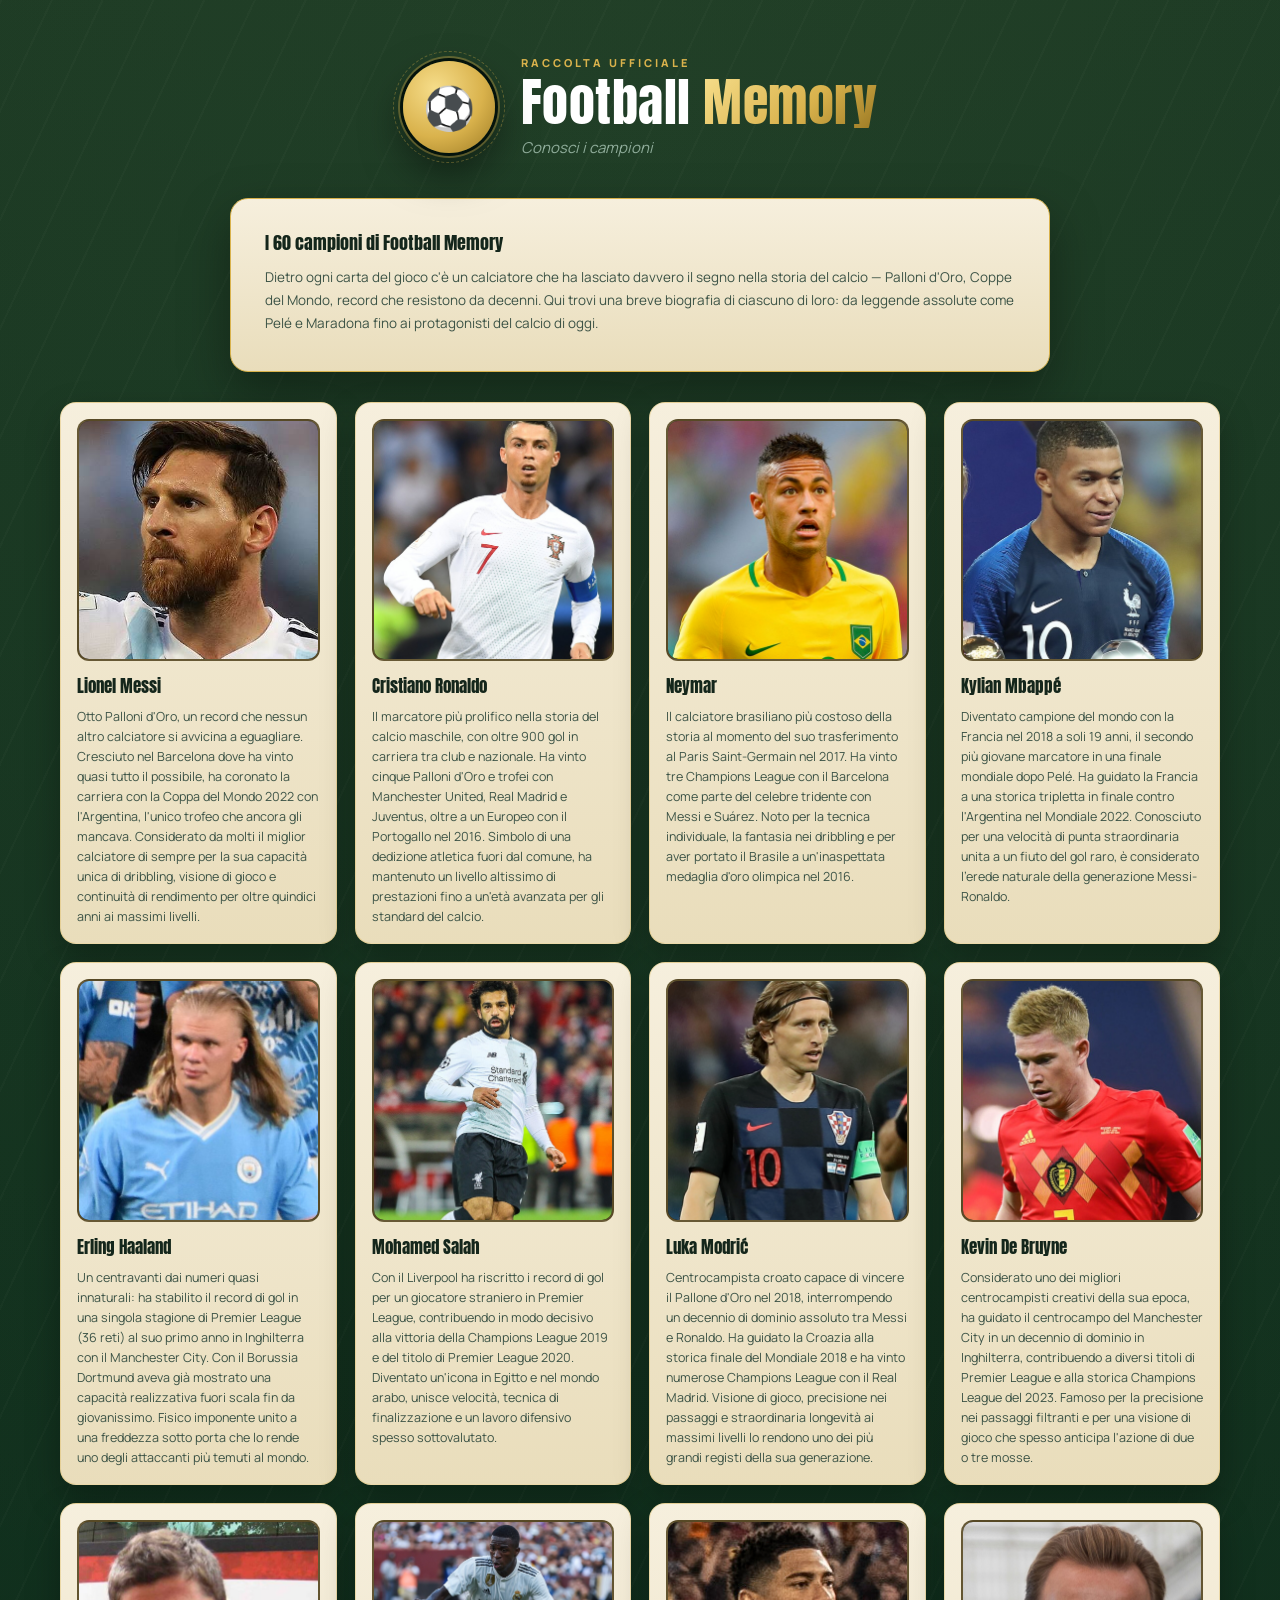
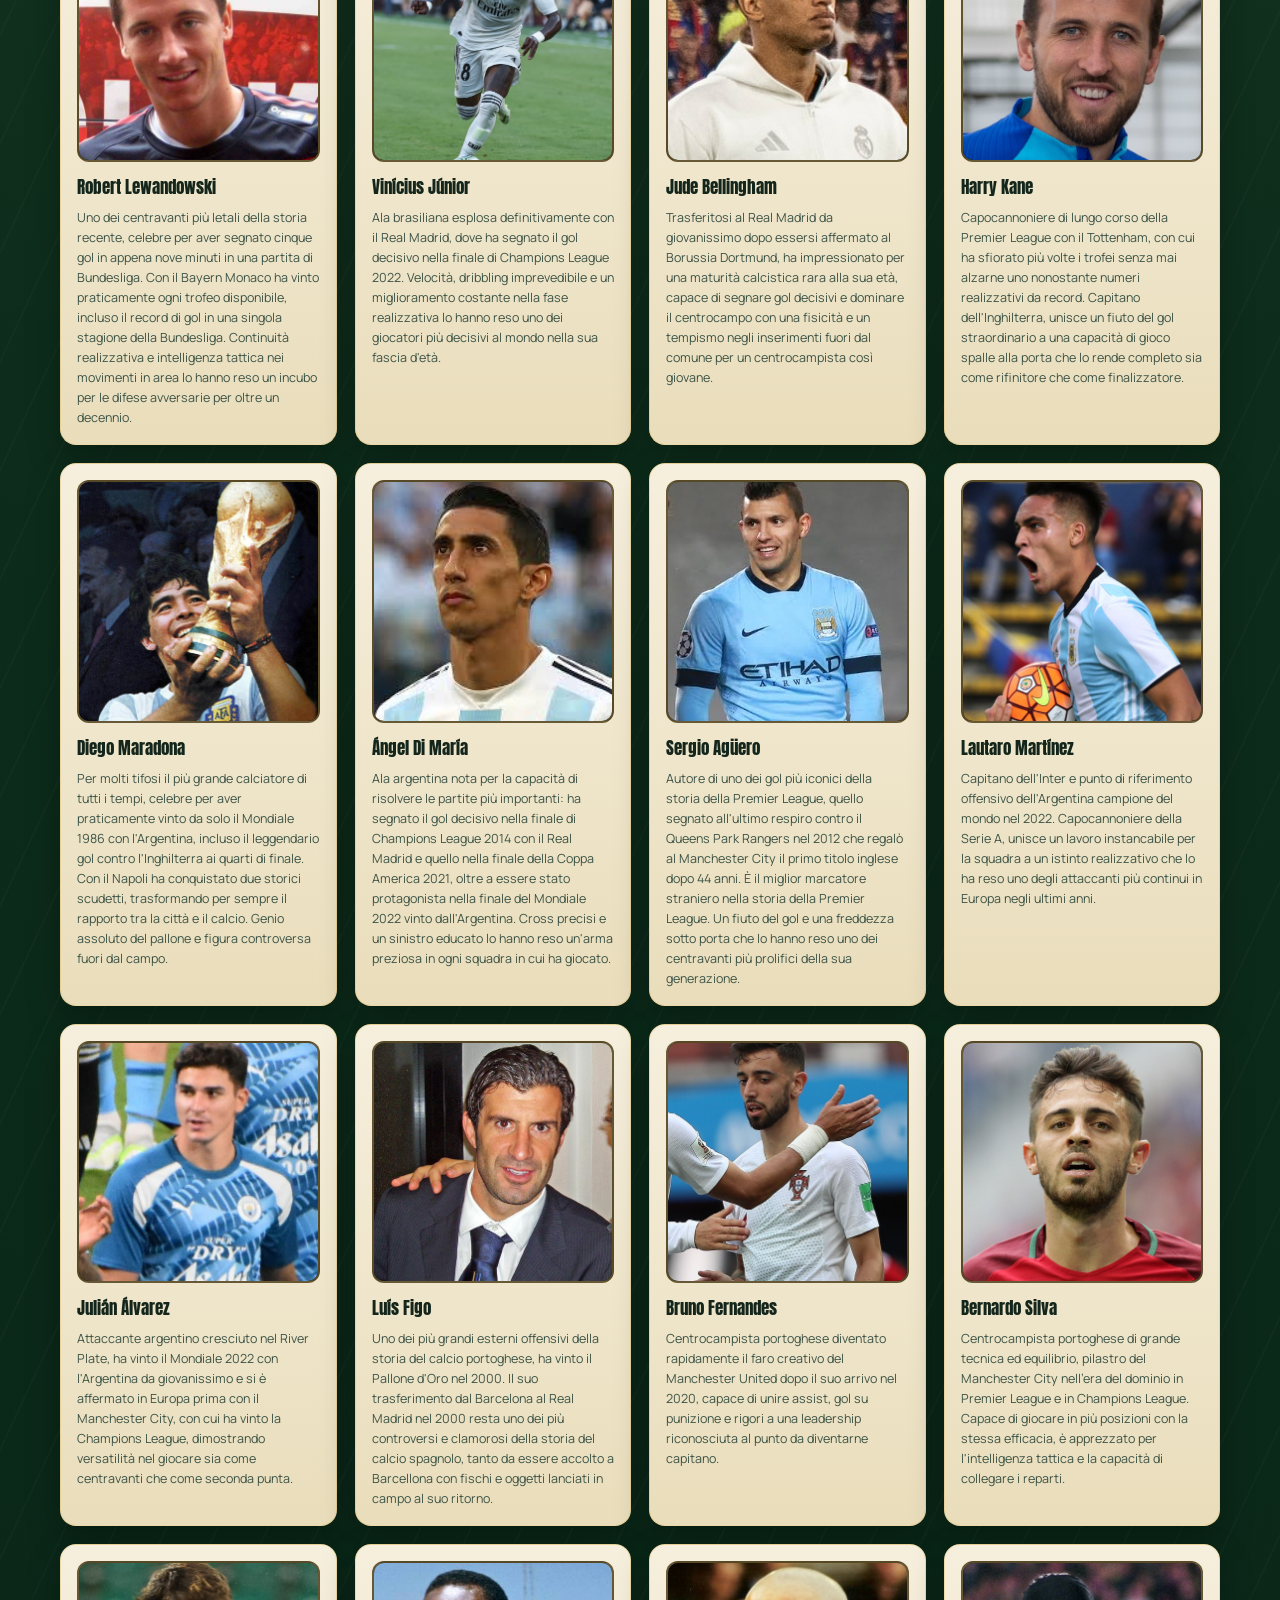
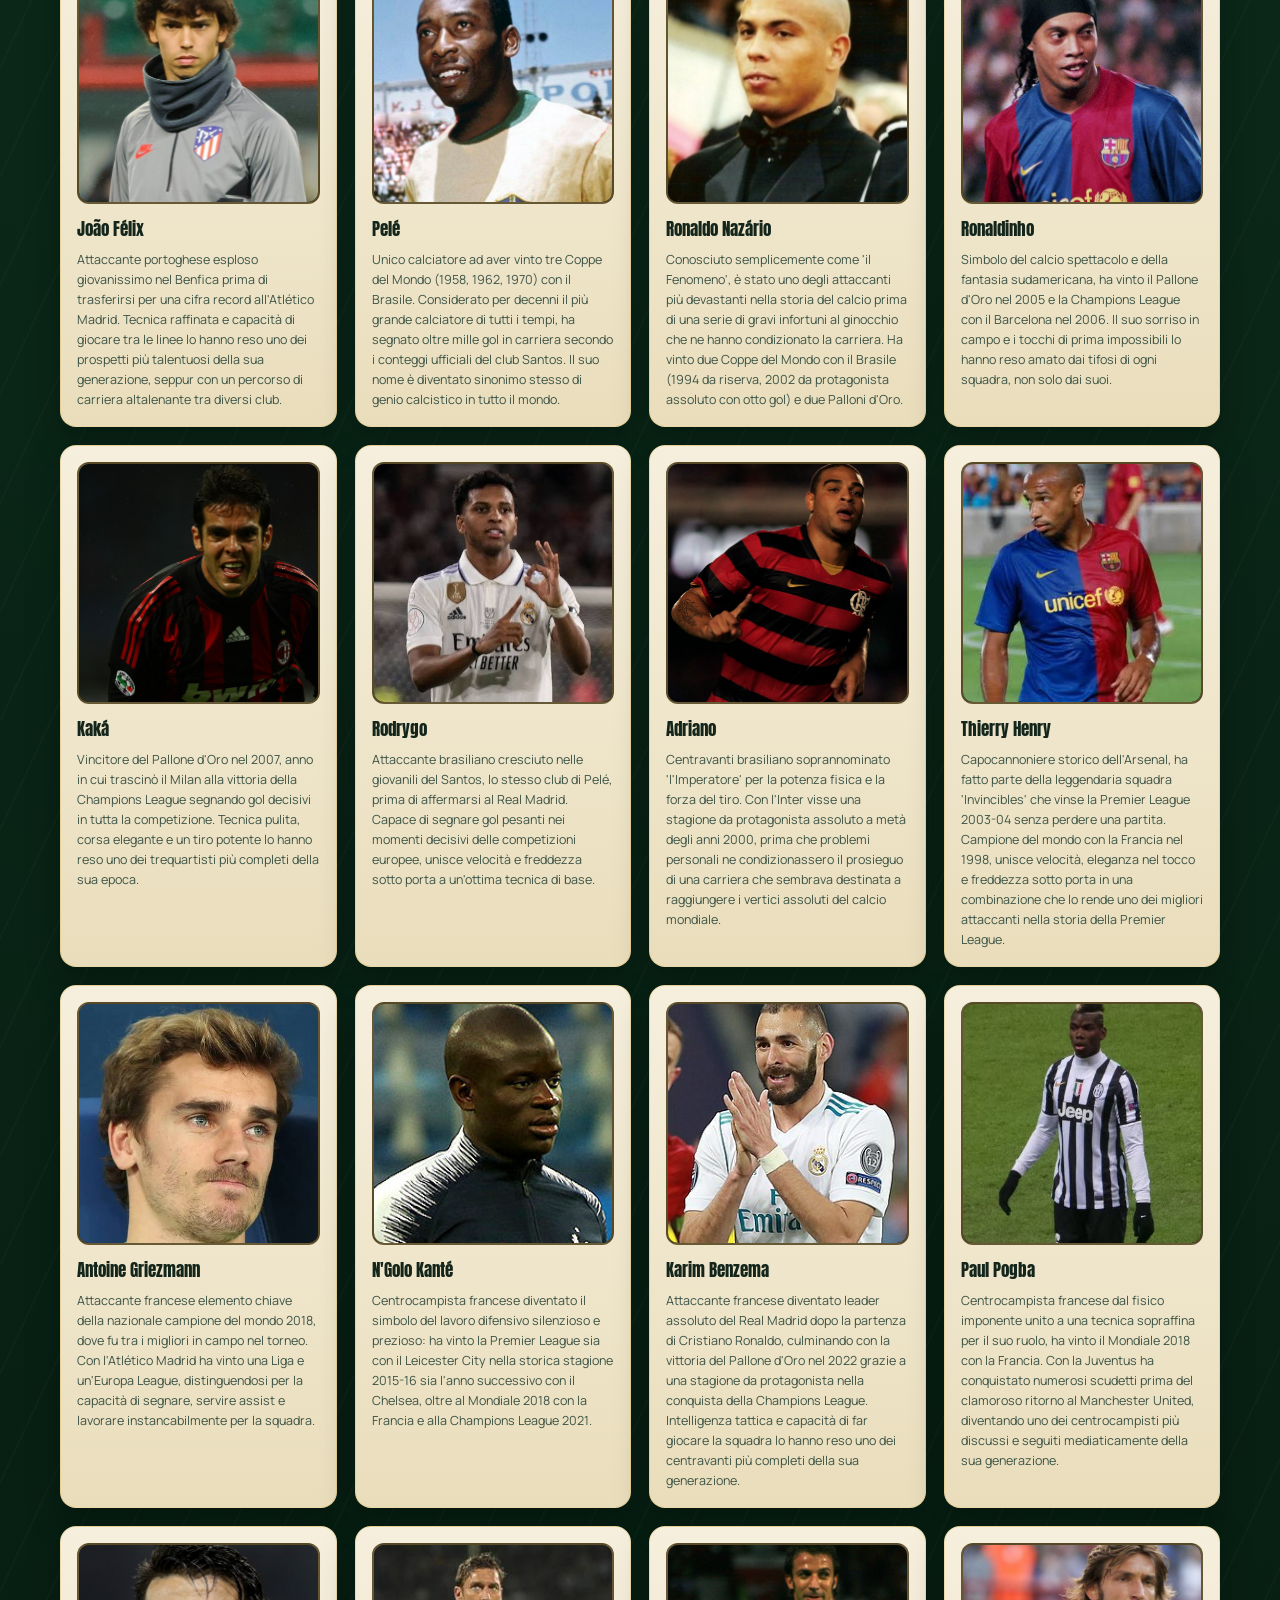
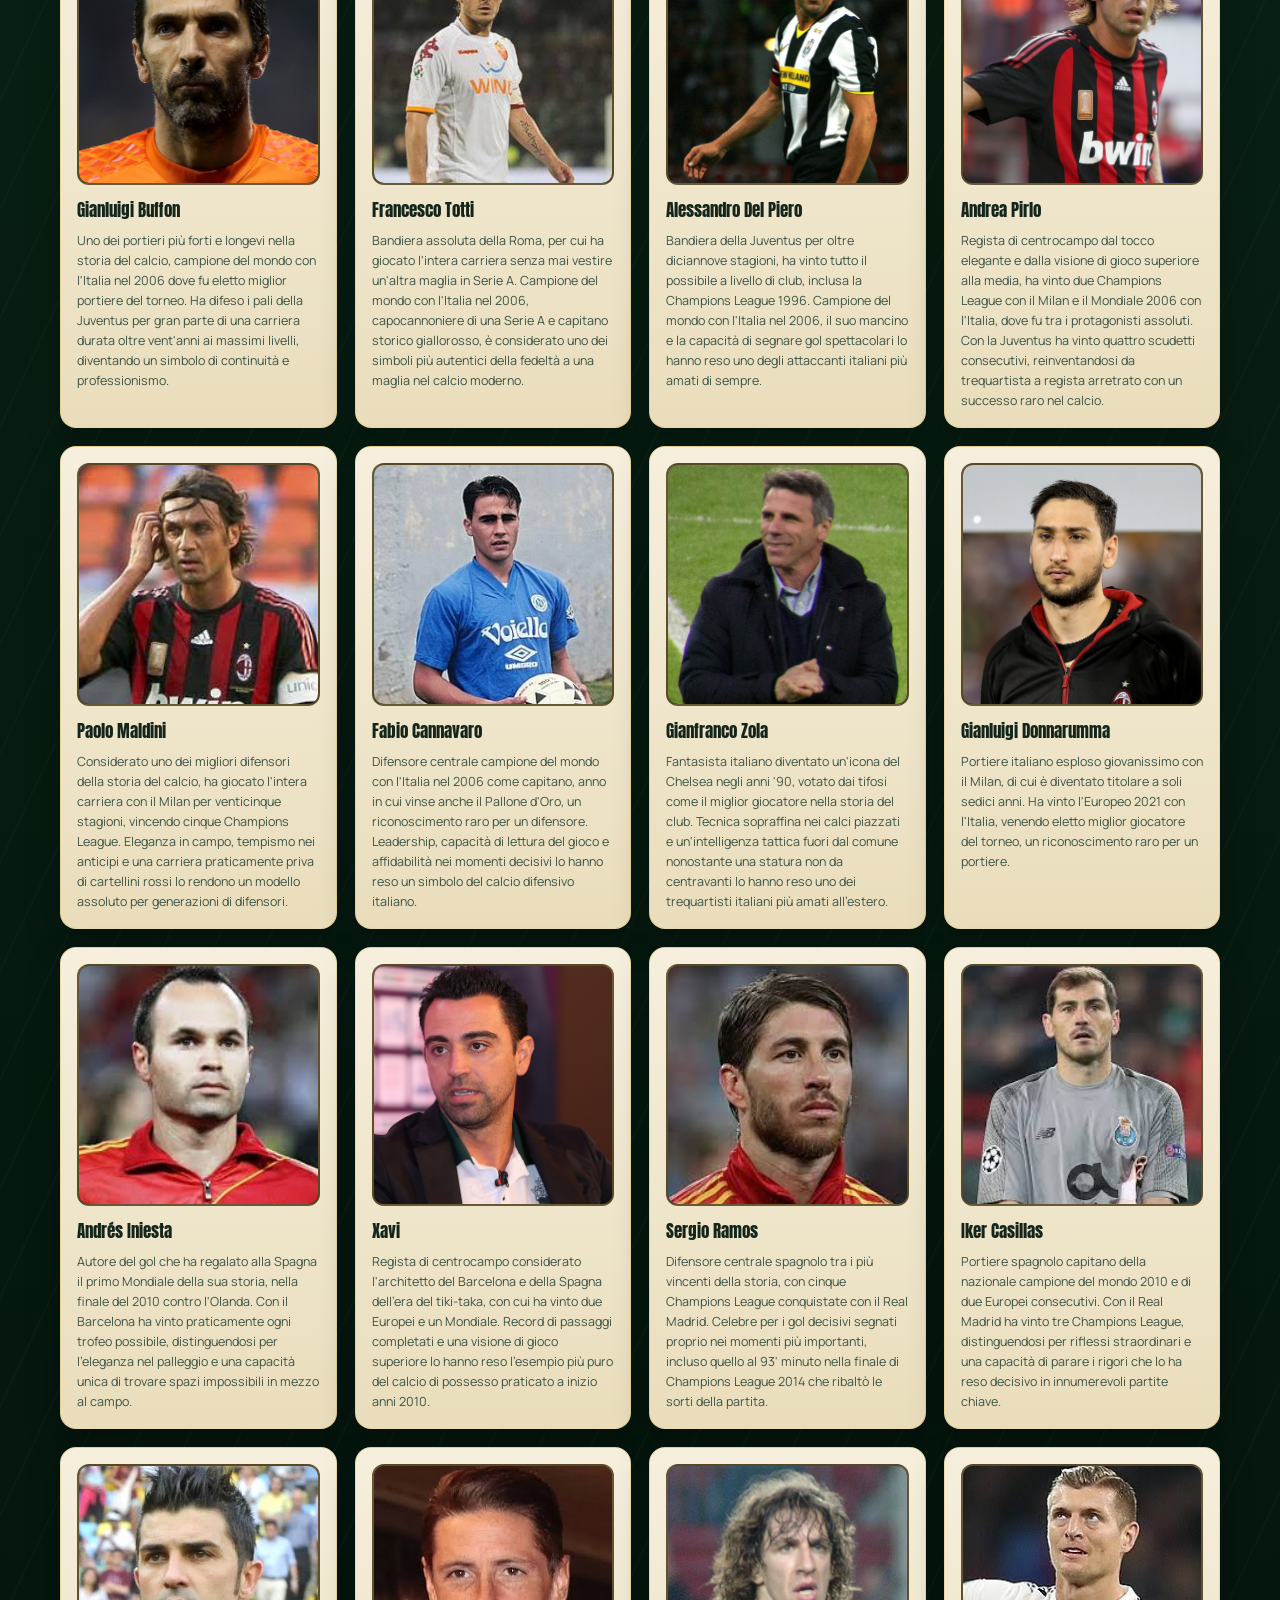
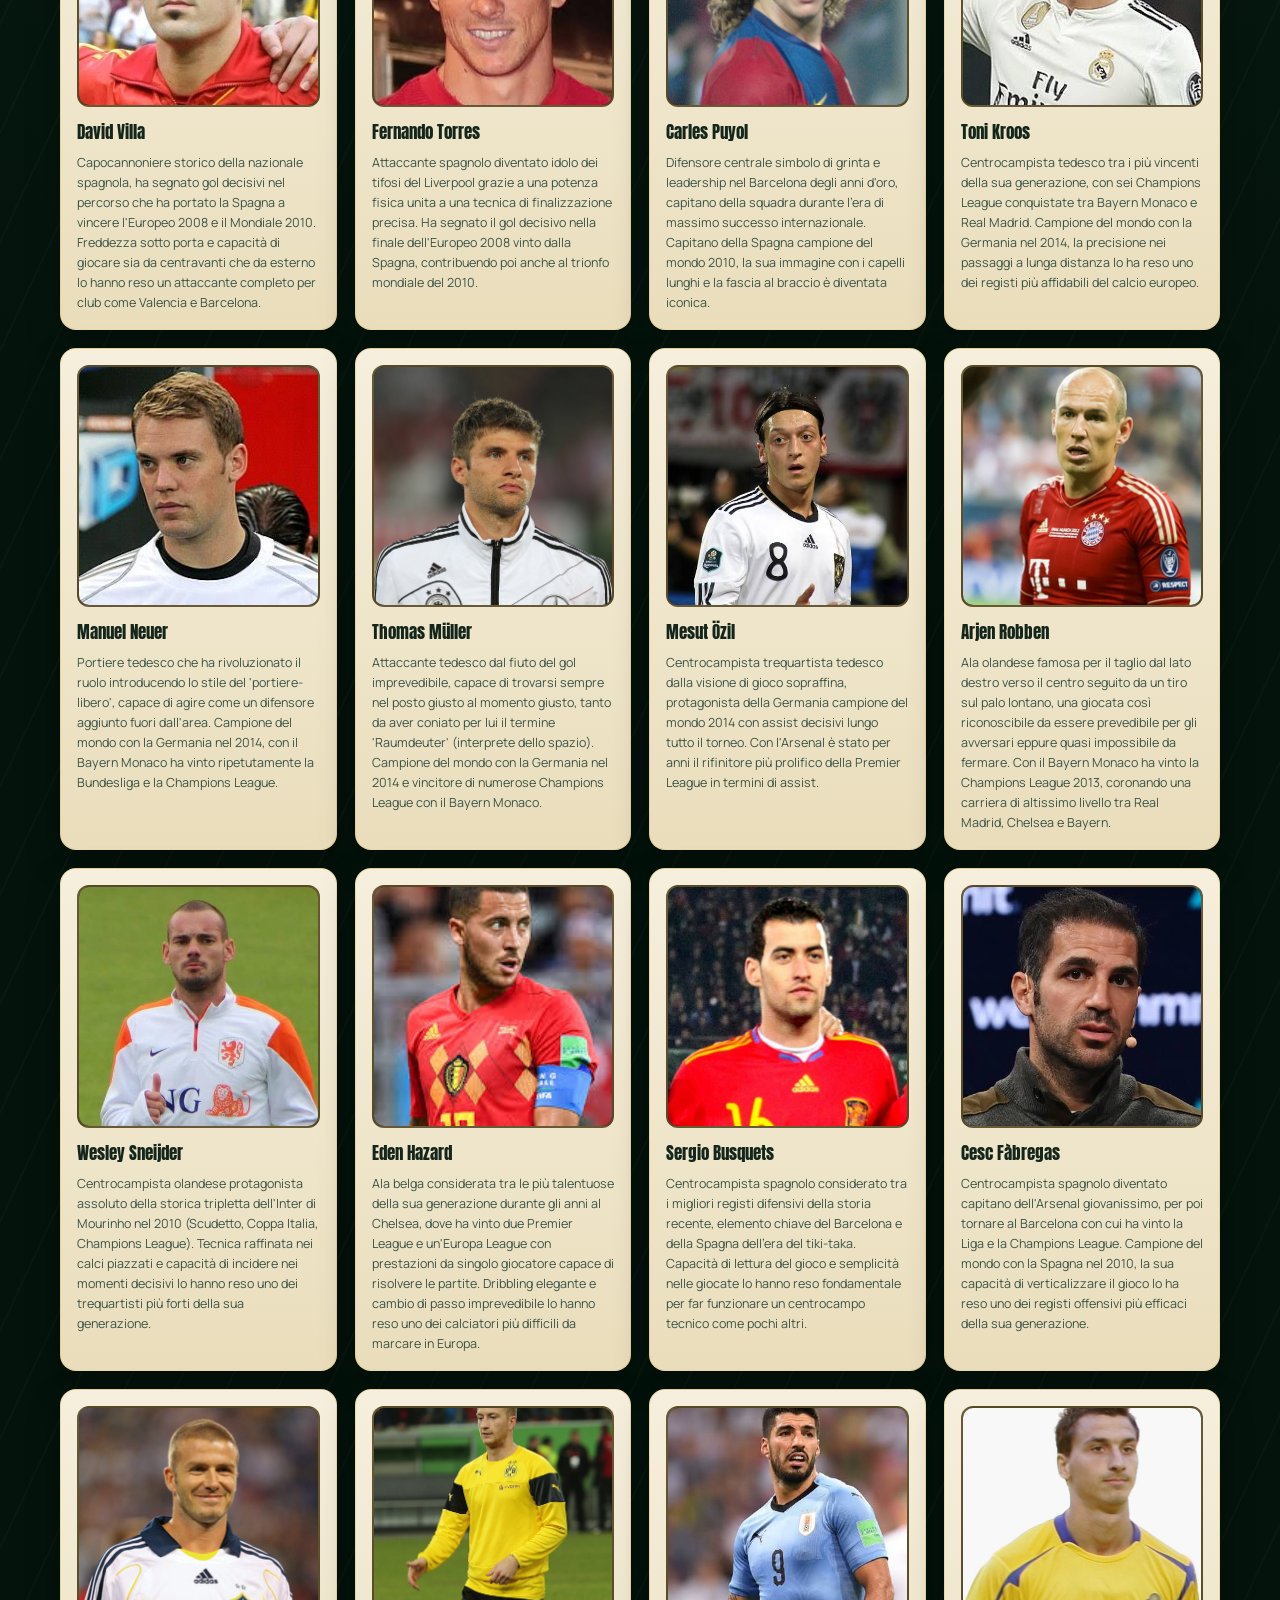
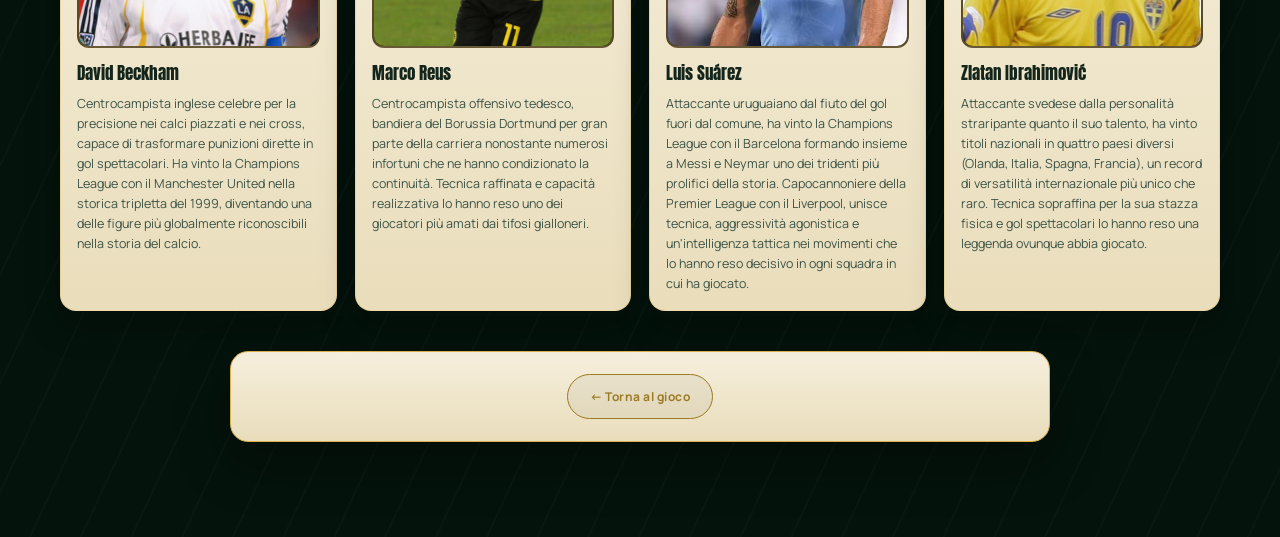
<file: campioni.html>
<!DOCTYPE html>
<html lang="it">

<head>

    <meta charset="UTF-8">

    <meta
        name="viewport"
        content="width=device-width, initial-scale=1.0"
    >

    <title>I campioni — Football Memory</title>

    <meta
        name="description"
        content="Le biografie dei 60 calciatori leggendari presenti in Football Memory: carriera, trofei e perche' sono considerati grandi campioni."
    >

    <link rel="preconnect" href="https://fonts.googleapis.com">
    <link rel="preconnect" href="https://fonts.gstatic.com" crossorigin>
    <link
        href="https://fonts.googleapis.com/css2?family=Anton&family=Manrope:wght@500;700;800&display=swap"
        rel="stylesheet"
    >

    <link
        rel="stylesheet"
        href="style.css"
    >

</head>


<body>


<main id="home">

    <section class="home-container">


        <div class="game-logo">

            <div class="logo-ball">
                ⚽
            </div>

            <div>

                <span class="eyebrow">
                    Raccolta ufficiale
                </span>

                <h1>
                    Football
                    <span>Memory</span>
                </h1>

                <p>
                    Conosci i campioni
                </p>

            </div>

        </div>


        <div class="legal-page content-page champions-intro">

            <h2>I 60 campioni di Football Memory</h2>

            <p>
                Dietro ogni carta del gioco c'è un calciatore che ha
                lasciato davvero il segno nella storia del calcio —
                Palloni d'Oro, Coppe del Mondo, record che resistono da
                decenni. Qui trovi una breve biografia di ciascuno di
                loro: da leggende assolute come Pelé e Maradona fino ai
                protagonisti del calcio di oggi.
            </p>

        </div>


        <div class="champions-grid">

            <div class="champion-card">

                <div class="champion-photo">
                    <img src="img/messi.jpg" alt="Lionel Messi" loading="lazy">
                </div>

                <h3>Lionel Messi</h3>

                <p>Otto Palloni d'Oro, un record che nessun altro calciatore si avvicina a eguagliare. Cresciuto nel Barcelona dove ha vinto quasi tutto il possibile, ha coronato la carriera con la Coppa del Mondo 2022 con l'Argentina, l'unico trofeo che ancora gli mancava. Considerato da molti il miglior calciatore di sempre per la sua capacità unica di dribbling, visione di gioco e continuità di rendimento per oltre quindici anni ai massimi livelli.</p>

            </div>


            <div class="champion-card">

                <div class="champion-photo">
                    <img src="img/ronaldo.jpg" alt="Cristiano Ronaldo" loading="lazy">
                </div>

                <h3>Cristiano Ronaldo</h3>

                <p>Il marcatore più prolifico nella storia del calcio maschile, con oltre 900 gol in carriera tra club e nazionale. Ha vinto cinque Palloni d'Oro e trofei con Manchester United, Real Madrid e Juventus, oltre a un Europeo con il Portogallo nel 2016. Simbolo di una dedizione atletica fuori dal comune, ha mantenuto un livello altissimo di prestazioni fino a un'età avanzata per gli standard del calcio.</p>

            </div>


            <div class="champion-card">

                <div class="champion-photo">
                    <img src="img/neymar.jpg" alt="Neymar" loading="lazy">
                </div>

                <h3>Neymar</h3>

                <p>Il calciatore brasiliano più costoso della storia al momento del suo trasferimento al Paris Saint-Germain nel 2017. Ha vinto tre Champions League con il Barcelona come parte del celebre tridente con Messi e Suárez. Noto per la tecnica individuale, la fantasia nei dribbling e per aver portato il Brasile a un'inaspettata medaglia d'oro olimpica nel 2016.</p>

            </div>


            <div class="champion-card">

                <div class="champion-photo">
                    <img src="img/mbappe.jpg" alt="Kylian Mbappé" loading="lazy">
                </div>

                <h3>Kylian Mbappé</h3>

                <p>Diventato campione del mondo con la Francia nel 2018 a soli 19 anni, il secondo più giovane marcatore in una finale mondiale dopo Pelé. Ha guidato la Francia a una storica tripletta in finale contro l'Argentina nel Mondiale 2022. Conosciuto per una velocità di punta straordinaria unita a un fiuto del gol raro, è considerato l'erede naturale della generazione Messi-Ronaldo.</p>

            </div>


            <div class="champion-card">

                <div class="champion-photo">
                    <img src="img/haaland.jpg" alt="Erling Haaland" loading="lazy">
                </div>

                <h3>Erling Haaland</h3>

                <p>Un centravanti dai numeri quasi innaturali: ha stabilito il record di gol in una singola stagione di Premier League (36 reti) al suo primo anno in Inghilterra con il Manchester City. Con il Borussia Dortmund aveva già mostrato una capacità realizzativa fuori scala fin da giovanissimo. Fisico imponente unito a una freddezza sotto porta che lo rende uno degli attaccanti più temuti al mondo.</p>

            </div>


            <div class="champion-card">

                <div class="champion-photo">
                    <img src="img/salah.jpg" alt="Mohamed Salah" loading="lazy">
                </div>

                <h3>Mohamed Salah</h3>

                <p>Con il Liverpool ha riscritto i record di gol per un giocatore straniero in Premier League, contribuendo in modo decisivo alla vittoria della Champions League 2019 e del titolo di Premier League 2020. Diventato un'icona in Egitto e nel mondo arabo, unisce velocità, tecnica di finalizzazione e un lavoro difensivo spesso sottovalutato.</p>

            </div>


            <div class="champion-card">

                <div class="champion-photo">
                    <img src="img/modric.jpg" alt="Luka Modrić" loading="lazy">
                </div>

                <h3>Luka Modrić</h3>

                <p>Centrocampista croato capace di vincere il Pallone d'Oro nel 2018, interrompendo un decennio di dominio assoluto tra Messi e Ronaldo. Ha guidato la Croazia alla storica finale del Mondiale 2018 e ha vinto numerose Champions League con il Real Madrid. Visione di gioco, precisione nei passaggi e straordinaria longevità ai massimi livelli lo rendono uno dei più grandi registi della sua generazione.</p>

            </div>


            <div class="champion-card">

                <div class="champion-photo">
                    <img src="img/debruyne.jpg" alt="Kevin De Bruyne" loading="lazy">
                </div>

                <h3>Kevin De Bruyne</h3>

                <p>Considerato uno dei migliori centrocampisti creativi della sua epoca, ha guidato il centrocampo del Manchester City in un decennio di dominio in Inghilterra, contribuendo a diversi titoli di Premier League e alla storica Champions League del 2023. Famoso per la precisione nei passaggi filtranti e per una visione di gioco che spesso anticipa l'azione di due o tre mosse.</p>

            </div>


            <div class="champion-card">

                <div class="champion-photo">
                    <img src="img/lewandowski.jpg" alt="Robert Lewandowski" loading="lazy">
                </div>

                <h3>Robert Lewandowski</h3>

                <p>Uno dei centravanti più letali della storia recente, celebre per aver segnato cinque gol in appena nove minuti in una partita di Bundesliga. Con il Bayern Monaco ha vinto praticamente ogni trofeo disponibile, incluso il record di gol in una singola stagione della Bundesliga. Continuità realizzativa e intelligenza tattica nei movimenti in area lo hanno reso un incubo per le difese avversarie per oltre un decennio.</p>

            </div>


            <div class="champion-card">

                <div class="champion-photo">
                    <img src="img/vinicius.jpg" alt="Vinícius Júnior" loading="lazy">
                </div>

                <h3>Vinícius Júnior</h3>

                <p>Ala brasiliana esplosa definitivamente con il Real Madrid, dove ha segnato il gol decisivo nella finale di Champions League 2022. Velocità, dribbling imprevedibile e un miglioramento costante nella fase realizzativa lo hanno reso uno dei giocatori più decisivi al mondo nella sua fascia d'età.</p>

            </div>


            <div class="champion-card">

                <div class="champion-photo">
                    <img src="img/bellingham.jpg" alt="Jude Bellingham" loading="lazy">
                </div>

                <h3>Jude Bellingham</h3>

                <p>Trasferitosi al Real Madrid da giovanissimo dopo essersi affermato al Borussia Dortmund, ha impressionato per una maturità calcistica rara alla sua età, capace di segnare gol decisivi e dominare il centrocampo con una fisicità e un tempismo negli inserimenti fuori dal comune per un centrocampista così giovane.</p>

            </div>


            <div class="champion-card">

                <div class="champion-photo">
                    <img src="img/kane.jpg" alt="Harry Kane" loading="lazy">
                </div>

                <h3>Harry Kane</h3>

                <p>Capocannoniere di lungo corso della Premier League con il Tottenham, con cui ha sfiorato più volte i trofei senza mai alzarne uno nonostante numeri realizzativi da record. Capitano dell'Inghilterra, unisce un fiuto del gol straordinario a una capacità di gioco spalle alla porta che lo rende completo sia come rifinitore che come finalizzatore.</p>

            </div>


            <div class="champion-card">

                <div class="champion-photo">
                    <img src="img/maradona.jpg" alt="Diego Maradona" loading="lazy">
                </div>

                <h3>Diego Maradona</h3>

                <p>Per molti tifosi il più grande calciatore di tutti i tempi, celebre per aver praticamente vinto da solo il Mondiale 1986 con l'Argentina, incluso il leggendario gol contro l'Inghilterra ai quarti di finale. Con il Napoli ha conquistato due storici scudetti, trasformando per sempre il rapporto tra la città e il calcio. Genio assoluto del pallone e figura controversa fuori dal campo.</p>

            </div>


            <div class="champion-card">

                <div class="champion-photo">
                    <img src="img/dimaria.jpg" alt="Ángel Di María" loading="lazy">
                </div>

                <h3>Ángel Di María</h3>

                <p>Ala argentina nota per la capacità di risolvere le partite più importanti: ha segnato il gol decisivo nella finale di Champions League 2014 con il Real Madrid e quello nella finale della Coppa America 2021, oltre a essere stato protagonista nella finale del Mondiale 2022 vinto dall'Argentina. Cross precisi e un sinistro educato lo hanno reso un'arma preziosa in ogni squadra in cui ha giocato.</p>

            </div>


            <div class="champion-card">

                <div class="champion-photo">
                    <img src="img/aguero.jpg" alt="Sergio Agüero" loading="lazy">
                </div>

                <h3>Sergio Agüero</h3>

                <p>Autore di uno dei gol più iconici della storia della Premier League, quello segnato all'ultimo respiro contro il Queens Park Rangers nel 2012 che regalò al Manchester City il primo titolo inglese dopo 44 anni. È il miglior marcatore straniero nella storia della Premier League. Un fiuto del gol e una freddezza sotto porta che lo hanno reso uno dei centravanti più prolifici della sua generazione.</p>

            </div>


            <div class="champion-card">

                <div class="champion-photo">
                    <img src="img/martinez.jpg" alt="Lautaro Martínez" loading="lazy">
                </div>

                <h3>Lautaro Martínez</h3>

                <p>Capitano dell'Inter e punto di riferimento offensivo dell'Argentina campione del mondo nel 2022. Capocannoniere della Serie A, unisce un lavoro instancabile per la squadra a un istinto realizzativo che lo ha reso uno degli attaccanti più continui in Europa negli ultimi anni.</p>

            </div>


            <div class="champion-card">

                <div class="champion-photo">
                    <img src="img/alvarez.jpg" alt="Julián Álvarez" loading="lazy">
                </div>

                <h3>Julián Álvarez</h3>

                <p>Attaccante argentino cresciuto nel River Plate, ha vinto il Mondiale 2022 con l'Argentina da giovanissimo e si è affermato in Europa prima con il Manchester City, con cui ha vinto la Champions League, dimostrando versatilità nel giocare sia come centravanti che come seconda punta.</p>

            </div>


            <div class="champion-card">

                <div class="champion-photo">
                    <img src="img/figo.jpg" alt="Luís Figo" loading="lazy">
                </div>

                <h3>Luís Figo</h3>

                <p>Uno dei più grandi esterni offensivi della storia del calcio portoghese, ha vinto il Pallone d'Oro nel 2000. Il suo trasferimento dal Barcelona al Real Madrid nel 2000 resta uno dei più controversi e clamorosi della storia del calcio spagnolo, tanto da essere accolto a Barcellona con fischi e oggetti lanciati in campo al suo ritorno.</p>

            </div>


            <div class="champion-card">

                <div class="champion-photo">
                    <img src="img/fernandes.jpg" alt="Bruno Fernandes" loading="lazy">
                </div>

                <h3>Bruno Fernandes</h3>

                <p>Centrocampista portoghese diventato rapidamente il faro creativo del Manchester United dopo il suo arrivo nel 2020, capace di unire assist, gol su punizione e rigori a una leadership riconosciuta al punto da diventarne capitano.</p>

            </div>


            <div class="champion-card">

                <div class="champion-photo">
                    <img src="img/silva.jpg" alt="Bernardo Silva" loading="lazy">
                </div>

                <h3>Bernardo Silva</h3>

                <p>Centrocampista portoghese di grande tecnica ed equilibrio, pilastro del Manchester City nell'era del dominio in Premier League e in Champions League. Capace di giocare in più posizioni con la stessa efficacia, è apprezzato per l'intelligenza tattica e la capacità di collegare i reparti.</p>

            </div>


            <div class="champion-card">

                <div class="champion-photo">
                    <img src="img/felix.jpg" alt="João Félix" loading="lazy">
                </div>

                <h3>João Félix</h3>

                <p>Attaccante portoghese esploso giovanissimo nel Benfica prima di trasferirsi per una cifra record all'Atlético Madrid. Tecnica raffinata e capacità di giocare tra le linee lo hanno reso uno dei prospetti più talentuosi della sua generazione, seppur con un percorso di carriera altalenante tra diversi club.</p>

            </div>


            <div class="champion-card">

                <div class="champion-photo">
                    <img src="img/pele.jpg" alt="Pelé" loading="lazy">
                </div>

                <h3>Pelé</h3>

                <p>Unico calciatore ad aver vinto tre Coppe del Mondo (1958, 1962, 1970) con il Brasile. Considerato per decenni il più grande calciatore di tutti i tempi, ha segnato oltre mille gol in carriera secondo i conteggi ufficiali del club Santos. Il suo nome è diventato sinonimo stesso di genio calcistico in tutto il mondo.</p>

            </div>


            <div class="champion-card">

                <div class="champion-photo">
                    <img src="img/ronaldonazario.jpg" alt="Ronaldo Nazário" loading="lazy">
                </div>

                <h3>Ronaldo Nazário</h3>

                <p>Conosciuto semplicemente come 'il Fenomeno', è stato uno degli attaccanti più devastanti nella storia del calcio prima di una serie di gravi infortuni al ginocchio che ne hanno condizionato la carriera. Ha vinto due Coppe del Mondo con il Brasile (1994 da riserva, 2002 da protagonista assoluto con otto gol) e due Palloni d'Oro.</p>

            </div>


            <div class="champion-card">

                <div class="champion-photo">
                    <img src="img/ronaldinho.jpg" alt="Ronaldinho" loading="lazy">
                </div>

                <h3>Ronaldinho</h3>

                <p>Simbolo del calcio spettacolo e della fantasia sudamericana, ha vinto il Pallone d'Oro nel 2005 e la Champions League con il Barcelona nel 2006. Il suo sorriso in campo e i tocchi di prima impossibili lo hanno reso amato dai tifosi di ogni squadra, non solo dai suoi.</p>

            </div>


            <div class="champion-card">

                <div class="champion-photo">
                    <img src="img/kaka.jpg" alt="Kaká" loading="lazy">
                </div>

                <h3>Kaká</h3>

                <p>Vincitore del Pallone d'Oro nel 2007, anno in cui trascinò il Milan alla vittoria della Champions League segnando gol decisivi in tutta la competizione. Tecnica pulita, corsa elegante e un tiro potente lo hanno reso uno dei trequartisti più completi della sua epoca.</p>

            </div>


            <div class="champion-card">

                <div class="champion-photo">
                    <img src="img/rodrygo.jpg" alt="Rodrygo" loading="lazy">
                </div>

                <h3>Rodrygo</h3>

                <p>Attaccante brasiliano cresciuto nelle giovanili del Santos, lo stesso club di Pelé, prima di affermarsi al Real Madrid. Capace di segnare gol pesanti nei momenti decisivi delle competizioni europee, unisce velocità e freddezza sotto porta a un'ottima tecnica di base.</p>

            </div>


            <div class="champion-card">

                <div class="champion-photo">
                    <img src="img/adriano.jpg" alt="Adriano" loading="lazy">
                </div>

                <h3>Adriano</h3>

                <p>Centravanti brasiliano soprannominato 'l'Imperatore' per la potenza fisica e la forza del tiro. Con l'Inter visse una stagione da protagonista assoluto a metà degli anni 2000, prima che problemi personali ne condizionassero il prosieguo di una carriera che sembrava destinata a raggiungere i vertici assoluti del calcio mondiale.</p>

            </div>


            <div class="champion-card">

                <div class="champion-photo">
                    <img src="img/henry.jpg" alt="Thierry Henry" loading="lazy">
                </div>

                <h3>Thierry Henry</h3>

                <p>Capocannoniere storico dell'Arsenal, ha fatto parte della leggendaria squadra 'Invincibles' che vinse la Premier League 2003-04 senza perdere una partita. Campione del mondo con la Francia nel 1998, unisce velocità, eleganza nel tocco e freddezza sotto porta in una combinazione che lo rende uno dei migliori attaccanti nella storia della Premier League.</p>

            </div>


            <div class="champion-card">

                <div class="champion-photo">
                    <img src="img/griezmann.jpg" alt="Antoine Griezmann" loading="lazy">
                </div>

                <h3>Antoine Griezmann</h3>

                <p>Attaccante francese elemento chiave della nazionale campione del mondo 2018, dove fu tra i migliori in campo nel torneo. Con l'Atlético Madrid ha vinto una Liga e un'Europa League, distinguendosi per la capacità di segnare, servire assist e lavorare instancabilmente per la squadra.</p>

            </div>


            <div class="champion-card">

                <div class="champion-photo">
                    <img src="img/kante.jpg" alt="N'Golo Kanté" loading="lazy">
                </div>

                <h3>N'Golo Kanté</h3>

                <p>Centrocampista francese diventato il simbolo del lavoro difensivo silenzioso e prezioso: ha vinto la Premier League sia con il Leicester City nella storica stagione 2015-16 sia l'anno successivo con il Chelsea, oltre al Mondiale 2018 con la Francia e alla Champions League 2021.</p>

            </div>


            <div class="champion-card">

                <div class="champion-photo">
                    <img src="img/benzema.jpg" alt="Karim Benzema" loading="lazy">
                </div>

                <h3>Karim Benzema</h3>

                <p>Attaccante francese diventato leader assoluto del Real Madrid dopo la partenza di Cristiano Ronaldo, culminando con la vittoria del Pallone d'Oro nel 2022 grazie a una stagione da protagonista nella conquista della Champions League. Intelligenza tattica e capacità di far giocare la squadra lo hanno reso uno dei centravanti più completi della sua generazione.</p>

            </div>


            <div class="champion-card">

                <div class="champion-photo">
                    <img src="img/pogba.jpg" alt="Paul Pogba" loading="lazy">
                </div>

                <h3>Paul Pogba</h3>

                <p>Centrocampista francese dal fisico imponente unito a una tecnica sopraffina per il suo ruolo, ha vinto il Mondiale 2018 con la Francia. Con la Juventus ha conquistato numerosi scudetti prima del clamoroso ritorno al Manchester United, diventando uno dei centrocampisti più discussi e seguiti mediaticamente della sua generazione.</p>

            </div>


            <div class="champion-card">

                <div class="champion-photo">
                    <img src="img/buffon.jpg" alt="Gianluigi Buffon" loading="lazy">
                </div>

                <h3>Gianluigi Buffon</h3>

                <p>Uno dei portieri più forti e longevi nella storia del calcio, campione del mondo con l'Italia nel 2006 dove fu eletto miglior portiere del torneo. Ha difeso i pali della Juventus per gran parte di una carriera durata oltre vent'anni ai massimi livelli, diventando un simbolo di continuità e professionismo.</p>

            </div>


            <div class="champion-card">

                <div class="champion-photo">
                    <img src="img/totti.jpg" alt="Francesco Totti" loading="lazy">
                </div>

                <h3>Francesco Totti</h3>

                <p>Bandiera assoluta della Roma, per cui ha giocato l'intera carriera senza mai vestire un'altra maglia in Serie A. Campione del mondo con l'Italia nel 2006, capocannoniere di una Serie A e capitano storico giallorosso, è considerato uno dei simboli più autentici della fedeltà a una maglia nel calcio moderno.</p>

            </div>


            <div class="champion-card">

                <div class="champion-photo">
                    <img src="img/delpiero.jpg" alt="Alessandro Del Piero" loading="lazy">
                </div>

                <h3>Alessandro Del Piero</h3>

                <p>Bandiera della Juventus per oltre diciannove stagioni, ha vinto tutto il possibile a livello di club, inclusa la Champions League 1996. Campione del mondo con l'Italia nel 2006, il suo mancino e la capacità di segnare gol spettacolari lo hanno reso uno degli attaccanti italiani più amati di sempre.</p>

            </div>


            <div class="champion-card">

                <div class="champion-photo">
                    <img src="img/pirlo.jpg" alt="Andrea Pirlo" loading="lazy">
                </div>

                <h3>Andrea Pirlo</h3>

                <p>Regista di centrocampo dal tocco elegante e dalla visione di gioco superiore alla media, ha vinto due Champions League con il Milan e il Mondiale 2006 con l'Italia, dove fu tra i protagonisti assoluti. Con la Juventus ha vinto quattro scudetti consecutivi, reinventandosi da trequartista a regista arretrato con un successo raro nel calcio.</p>

            </div>


            <div class="champion-card">

                <div class="champion-photo">
                    <img src="img/maldini.jpg" alt="Paolo Maldini" loading="lazy">
                </div>

                <h3>Paolo Maldini</h3>

                <p>Considerato uno dei migliori difensori della storia del calcio, ha giocato l'intera carriera con il Milan per venticinque stagioni, vincendo cinque Champions League. Eleganza in campo, tempismo nei anticipi e una carriera praticamente priva di cartellini rossi lo rendono un modello assoluto per generazioni di difensori.</p>

            </div>


            <div class="champion-card">

                <div class="champion-photo">
                    <img src="img/cannavaro.jpg" alt="Fabio Cannavaro" loading="lazy">
                </div>

                <h3>Fabio Cannavaro</h3>

                <p>Difensore centrale campione del mondo con l'Italia nel 2006 come capitano, anno in cui vinse anche il Pallone d'Oro, un riconoscimento raro per un difensore. Leadership, capacità di lettura del gioco e affidabilità nei momenti decisivi lo hanno reso un simbolo del calcio difensivo italiano.</p>

            </div>


            <div class="champion-card">

                <div class="champion-photo">
                    <img src="img/zola.jpg" alt="Gianfranco Zola" loading="lazy">
                </div>

                <h3>Gianfranco Zola</h3>

                <p>Fantasista italiano diventato un'icona del Chelsea negli anni '90, votato dai tifosi come il miglior giocatore nella storia del club. Tecnica sopraffina nei calci piazzati e un'intelligenza tattica fuori dal comune nonostante una statura non da centravanti lo hanno reso uno dei trequartisti italiani più amati all'estero.</p>

            </div>


            <div class="champion-card">

                <div class="champion-photo">
                    <img src="img/donnarumma.jpg" alt="Gianluigi Donnarumma" loading="lazy">
                </div>

                <h3>Gianluigi Donnarumma</h3>

                <p>Portiere italiano esploso giovanissimo con il Milan, di cui è diventato titolare a soli sedici anni. Ha vinto l'Europeo 2021 con l'Italia, venendo eletto miglior giocatore del torneo, un riconoscimento raro per un portiere.</p>

            </div>


            <div class="champion-card">

                <div class="champion-photo">
                    <img src="img/iniesta.jpg" alt="Andrés Iniesta" loading="lazy">
                </div>

                <h3>Andrés Iniesta</h3>

                <p>Autore del gol che ha regalato alla Spagna il primo Mondiale della sua storia, nella finale del 2010 contro l'Olanda. Con il Barcelona ha vinto praticamente ogni trofeo possibile, distinguendosi per l'eleganza nel palleggio e una capacità unica di trovare spazi impossibili in mezzo al campo.</p>

            </div>


            <div class="champion-card">

                <div class="champion-photo">
                    <img src="img/xavi.jpg" alt="Xavi" loading="lazy">
                </div>

                <h3>Xavi</h3>

                <p>Regista di centrocampo considerato l'architetto del Barcelona e della Spagna dell'era del tiki-taka, con cui ha vinto due Europei e un Mondiale. Record di passaggi completati e una visione di gioco superiore lo hanno reso l'esempio più puro del calcio di possesso praticato a inizio anni 2010.</p>

            </div>


            <div class="champion-card">

                <div class="champion-photo">
                    <img src="img/ramos.jpg" alt="Sergio Ramos" loading="lazy">
                </div>

                <h3>Sergio Ramos</h3>

                <p>Difensore centrale spagnolo tra i più vincenti della storia, con cinque Champions League conquistate con il Real Madrid. Celebre per i gol decisivi segnati proprio nei momenti più importanti, incluso quello al 93' minuto nella finale di Champions League 2014 che ribaltò le sorti della partita.</p>

            </div>


            <div class="champion-card">

                <div class="champion-photo">
                    <img src="img/casillas.jpg" alt="Iker Casillas" loading="lazy">
                </div>

                <h3>Iker Casillas</h3>

                <p>Portiere spagnolo capitano della nazionale campione del mondo 2010 e di due Europei consecutivi. Con il Real Madrid ha vinto tre Champions League, distinguendosi per riflessi straordinari e una capacità di parare i rigori che lo ha reso decisivo in innumerevoli partite chiave.</p>

            </div>


            <div class="champion-card">

                <div class="champion-photo">
                    <img src="img/villa.jpg" alt="David Villa" loading="lazy">
                </div>

                <h3>David Villa</h3>

                <p>Capocannoniere storico della nazionale spagnola, ha segnato gol decisivi nel percorso che ha portato la Spagna a vincere l'Europeo 2008 e il Mondiale 2010. Freddezza sotto porta e capacità di giocare sia da centravanti che da esterno lo hanno reso un attaccante completo per club come Valencia e Barcelona.</p>

            </div>


            <div class="champion-card">

                <div class="champion-photo">
                    <img src="img/torres.jpg" alt="Fernando Torres" loading="lazy">
                </div>

                <h3>Fernando Torres</h3>

                <p>Attaccante spagnolo diventato idolo dei tifosi del Liverpool grazie a una potenza fisica unita a una tecnica di finalizzazione precisa. Ha segnato il gol decisivo nella finale dell'Europeo 2008 vinto dalla Spagna, contribuendo poi anche al trionfo mondiale del 2010.</p>

            </div>


            <div class="champion-card">

                <div class="champion-photo">
                    <img src="img/puyol.jpg" alt="Carles Puyol" loading="lazy">
                </div>

                <h3>Carles Puyol</h3>

                <p>Difensore centrale simbolo di grinta e leadership nel Barcelona degli anni d'oro, capitano della squadra durante l'era di massimo successo internazionale. Capitano della Spagna campione del mondo 2010, la sua immagine con i capelli lunghi e la fascia al braccio è diventata iconica.</p>

            </div>


            <div class="champion-card">

                <div class="champion-photo">
                    <img src="img/kroos.jpg" alt="Toni Kroos" loading="lazy">
                </div>

                <h3>Toni Kroos</h3>

                <p>Centrocampista tedesco tra i più vincenti della sua generazione, con sei Champions League conquistate tra Bayern Monaco e Real Madrid. Campione del mondo con la Germania nel 2014, la precisione nei passaggi a lunga distanza lo ha reso uno dei registi più affidabili del calcio europeo.</p>

            </div>


            <div class="champion-card">

                <div class="champion-photo">
                    <img src="img/neuer.jpg" alt="Manuel Neuer" loading="lazy">
                </div>

                <h3>Manuel Neuer</h3>

                <p>Portiere tedesco che ha rivoluzionato il ruolo introducendo lo stile del 'portiere-libero', capace di agire come un difensore aggiunto fuori dall'area. Campione del mondo con la Germania nel 2014, con il Bayern Monaco ha vinto ripetutamente la Bundesliga e la Champions League.</p>

            </div>


            <div class="champion-card">

                <div class="champion-photo">
                    <img src="img/muller.jpg" alt="Thomas Müller" loading="lazy">
                </div>

                <h3>Thomas Müller</h3>

                <p>Attaccante tedesco dal fiuto del gol imprevedibile, capace di trovarsi sempre nel posto giusto al momento giusto, tanto da aver coniato per lui il termine 'Raumdeuter' (interprete dello spazio). Campione del mondo con la Germania nel 2014 e vincitore di numerose Champions League con il Bayern Monaco.</p>

            </div>


            <div class="champion-card">

                <div class="champion-photo">
                    <img src="img/ozil.jpg" alt="Mesut Özil" loading="lazy">
                </div>

                <h3>Mesut Özil</h3>

                <p>Centrocampista trequartista tedesco dalla visione di gioco sopraffina, protagonista della Germania campione del mondo 2014 con assist decisivi lungo tutto il torneo. Con l'Arsenal è stato per anni il rifinitore più prolifico della Premier League in termini di assist.</p>

            </div>


            <div class="champion-card">

                <div class="champion-photo">
                    <img src="img/robben.jpg" alt="Arjen Robben" loading="lazy">
                </div>

                <h3>Arjen Robben</h3>

                <p>Ala olandese famosa per il taglio dal lato destro verso il centro seguito da un tiro sul palo lontano, una giocata così riconoscibile da essere prevedibile per gli avversari eppure quasi impossibile da fermare. Con il Bayern Monaco ha vinto la Champions League 2013, coronando una carriera di altissimo livello tra Real Madrid, Chelsea e Bayern.</p>

            </div>


            <div class="champion-card">

                <div class="champion-photo">
                    <img src="img/sneijder.jpg" alt="Wesley Sneijder" loading="lazy">
                </div>

                <h3>Wesley Sneijder</h3>

                <p>Centrocampista olandese protagonista assoluto della storica tripletta dell'Inter di Mourinho nel 2010 (Scudetto, Coppa Italia, Champions League). Tecnica raffinata nei calci piazzati e capacità di incidere nei momenti decisivi lo hanno reso uno dei trequartisti più forti della sua generazione.</p>

            </div>


            <div class="champion-card">

                <div class="champion-photo">
                    <img src="img/hazard.jpg" alt="Eden Hazard" loading="lazy">
                </div>

                <h3>Eden Hazard</h3>

                <p>Ala belga considerata tra le più talentuose della sua generazione durante gli anni al Chelsea, dove ha vinto due Premier League e un'Europa League con prestazioni da singolo giocatore capace di risolvere le partite. Dribbling elegante e cambio di passo imprevedibile lo hanno reso uno dei calciatori più difficili da marcare in Europa.</p>

            </div>


            <div class="champion-card">

                <div class="champion-photo">
                    <img src="img/busquets.jpg" alt="Sergio Busquets" loading="lazy">
                </div>

                <h3>Sergio Busquets</h3>

                <p>Centrocampista spagnolo considerato tra i migliori registi difensivi della storia recente, elemento chiave del Barcelona e della Spagna dell'era del tiki-taka. Capacità di lettura del gioco e semplicità nelle giocate lo hanno reso fondamentale per far funzionare un centrocampo tecnico come pochi altri.</p>

            </div>


            <div class="champion-card">

                <div class="champion-photo">
                    <img src="img/fabregas.jpg" alt="Cesc Fàbregas" loading="lazy">
                </div>

                <h3>Cesc Fàbregas</h3>

                <p>Centrocampista spagnolo diventato capitano dell'Arsenal giovanissimo, per poi tornare al Barcelona con cui ha vinto la Liga e la Champions League. Campione del mondo con la Spagna nel 2010, la sua capacità di verticalizzare il gioco lo ha reso uno dei registi offensivi più efficaci della sua generazione.</p>

            </div>


            <div class="champion-card">

                <div class="champion-photo">
                    <img src="img/beckham.jpg" alt="David Beckham" loading="lazy">
                </div>

                <h3>David Beckham</h3>

                <p>Centrocampista inglese celebre per la precisione nei calci piazzati e nei cross, capace di trasformare punizioni dirette in gol spettacolari. Ha vinto la Champions League con il Manchester United nella storica tripletta del 1999, diventando una delle figure più globalmente riconoscibili nella storia del calcio.</p>

            </div>


            <div class="champion-card">

                <div class="champion-photo">
                    <img src="img/reus.jpg" alt="Marco Reus" loading="lazy">
                </div>

                <h3>Marco Reus</h3>

                <p>Centrocampista offensivo tedesco, bandiera del Borussia Dortmund per gran parte della carriera nonostante numerosi infortuni che ne hanno condizionato la continuità. Tecnica raffinata e capacità realizzativa lo hanno reso uno dei giocatori più amati dai tifosi gialloneri.</p>

            </div>


            <div class="champion-card">

                <div class="champion-photo">
                    <img src="img/suarez.jpg" alt="Luis Suárez" loading="lazy">
                </div>

                <h3>Luis Suárez</h3>

                <p>Attaccante uruguaiano dal fiuto del gol fuori dal comune, ha vinto la Champions League con il Barcelona formando insieme a Messi e Neymar uno dei tridenti più prolifici della storia. Capocannoniere della Premier League con il Liverpool, unisce tecnica, aggressività agonistica e un'intelligenza tattica nei movimenti che lo hanno reso decisivo in ogni squadra in cui ha giocato.</p>

            </div>


            <div class="champion-card">

                <div class="champion-photo">
                    <img src="img/ibrahimovic.jpg" alt="Zlatan Ibrahimović" loading="lazy">
                </div>

                <h3>Zlatan Ibrahimović</h3>

                <p>Attaccante svedese dalla personalità straripante quanto il suo talento, ha vinto titoli nazionali in quattro paesi diversi (Olanda, Italia, Spagna, Francia), un record di versatilità internazionale più unico che raro. Tecnica sopraffina per la sua stazza fisica e gol spettacolari lo hanno reso una leggenda ovunque abbia giocato.</p>

            </div>

        </div>


        <div class="legal-page champions-footer">

            <a
                href="index.html"
                class="secondary-button legal-back"
            >
                ← Torna al gioco
            </a>

        </div>


    </section>

</main>


</body>

</html>
</file>
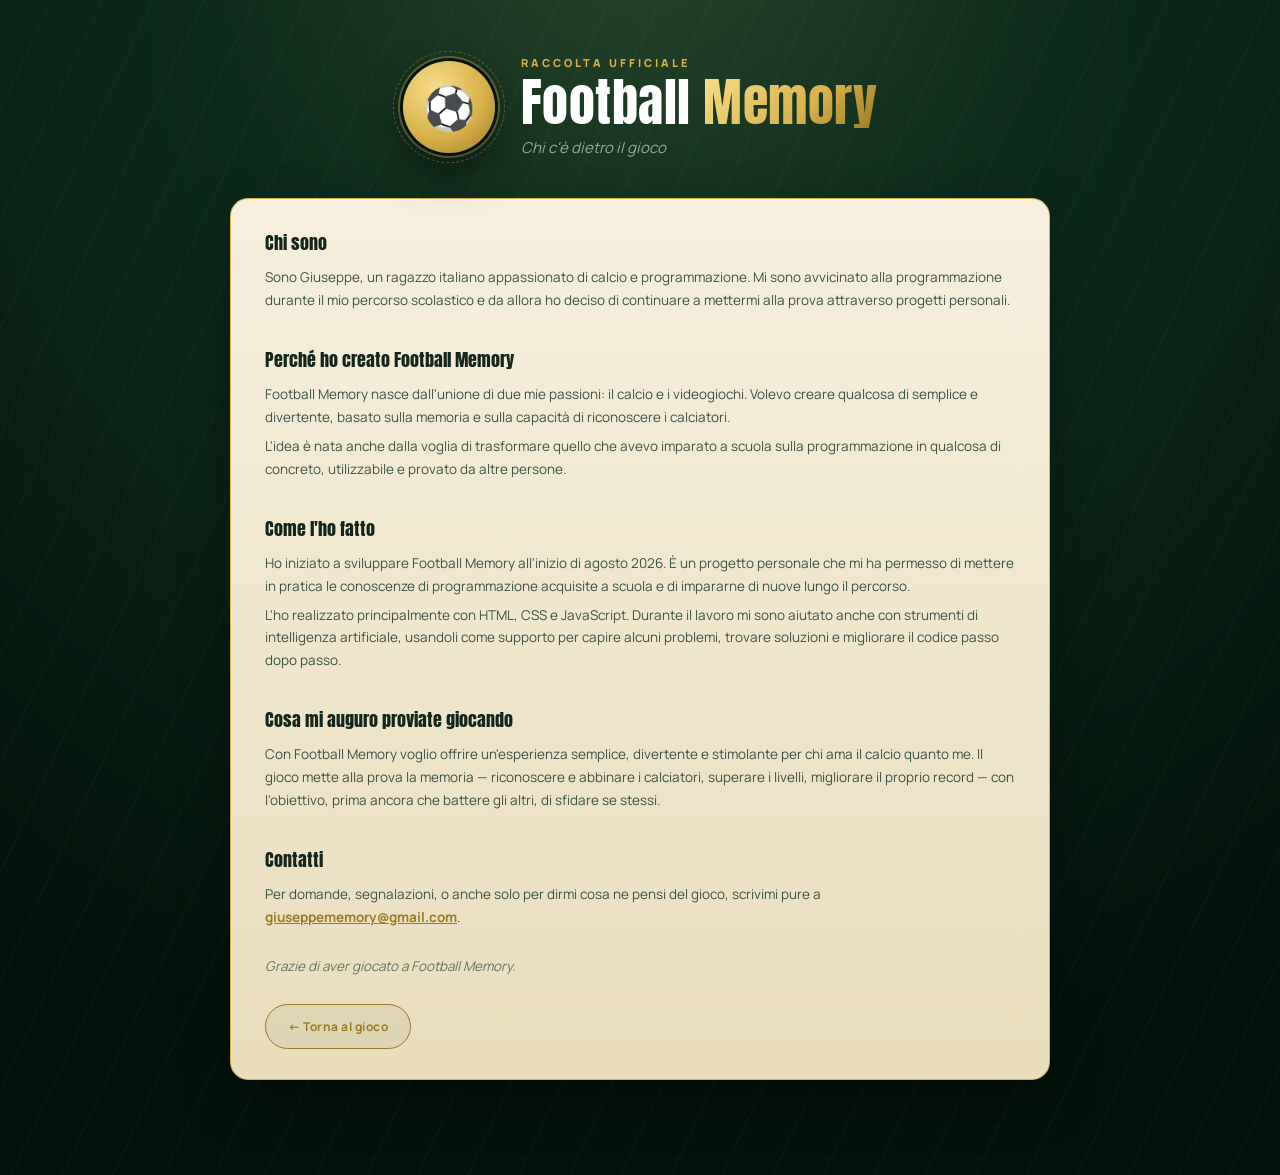
<file: chi-siamo.html>
<!DOCTYPE html>
<html lang="it">

<head>

    <meta charset="UTF-8">

    <meta
        name="viewport"
        content="width=device-width, initial-scale=1.0"
    >

    <title>Chi sono — Football Memory</title>

    <meta
        name="description"
        content="La storia dietro Football Memory: chi l'ha creato, perche', e come e' nato questo gioco di memoria dedicato al calcio."
    >

    <link rel="preconnect" href="https://fonts.googleapis.com">
    <link rel="preconnect" href="https://fonts.gstatic.com" crossorigin>
    <link
        href="https://fonts.googleapis.com/css2?family=Anton&family=Manrope:wght@500;700;800&display=swap"
        rel="stylesheet"
    >

    <link
        rel="stylesheet"
        href="style.css"
    >

</head>


<body>


<main id="home">

    <section class="home-container">


        <div class="game-logo">

            <div class="logo-ball">
                ⚽
            </div>

            <div>

                <span class="eyebrow">
                    Raccolta ufficiale
                </span>

                <h1>
                    Football
                    <span>Memory</span>
                </h1>

                <p>
                    Chi c'è dietro il gioco
                </p>

            </div>

        </div>


        <div class="legal-page content-page">


            <h2>Chi sono</h2>

            <p>
                Sono Giuseppe, un ragazzo italiano appassionato di
                calcio e programmazione. Mi sono avvicinato alla
                programmazione durante il mio percorso scolastico e
                da allora ho deciso di continuare a mettermi alla
                prova attraverso progetti personali.
            </p>


            <h2>Perché ho creato Football Memory</h2>

            <p>
                Football Memory nasce dall'unione di due mie
                passioni: il calcio e i videogiochi. Volevo creare
                qualcosa di semplice e divertente, basato sulla
                memoria e sulla capacità di riconoscere i calciatori.
            </p>

            <p>
                L'idea è nata anche dalla voglia di trasformare
                quello che avevo imparato a scuola sulla
                programmazione in qualcosa di concreto, utilizzabile
                e provato da altre persone.
            </p>


            <h2>Come l'ho fatto</h2>

            <p>
                Ho iniziato a sviluppare Football Memory all'inizio
                di agosto 2026. È un progetto personale che mi ha
                permesso di mettere in pratica le conoscenze di
                programmazione acquisite a scuola e di impararne di
                nuove lungo il percorso.
            </p>

            <p>
                L'ho realizzato principalmente con HTML, CSS e
                JavaScript. Durante il lavoro mi sono aiutato anche
                con strumenti di intelligenza artificiale, usandoli
                come supporto per capire alcuni problemi, trovare
                soluzioni e migliorare il codice passo dopo passo.
            </p>


            <h2>Cosa mi auguro proviate giocando</h2>

            <p>
                Con Football Memory voglio offrire un'esperienza
                semplice, divertente e stimolante per chi ama il
                calcio quanto me. Il gioco mette alla prova la
                memoria — riconoscere e abbinare i calciatori,
                superare i livelli, migliorare il proprio record —
                con l'obiettivo, prima ancora che battere gli altri,
                di sfidare se stessi.
            </p>


            <h2>Contatti</h2>

            <p>
                Per domande, segnalazioni, o anche solo per dirmi
                cosa ne pensi del gioco, scrivimi pure a
                <a href="mailto:giuseppememory@gmail.com">giuseppememory@gmail.com</a>.
            </p>


            <p class="legal-updated">
                Grazie di aver giocato a Football Memory.
            </p>


            <a
                href="index.html"
                class="secondary-button legal-back"
            >
                ← Torna al gioco
            </a>


        </div>


    </section>

</main>


</body>

</html>
</file>
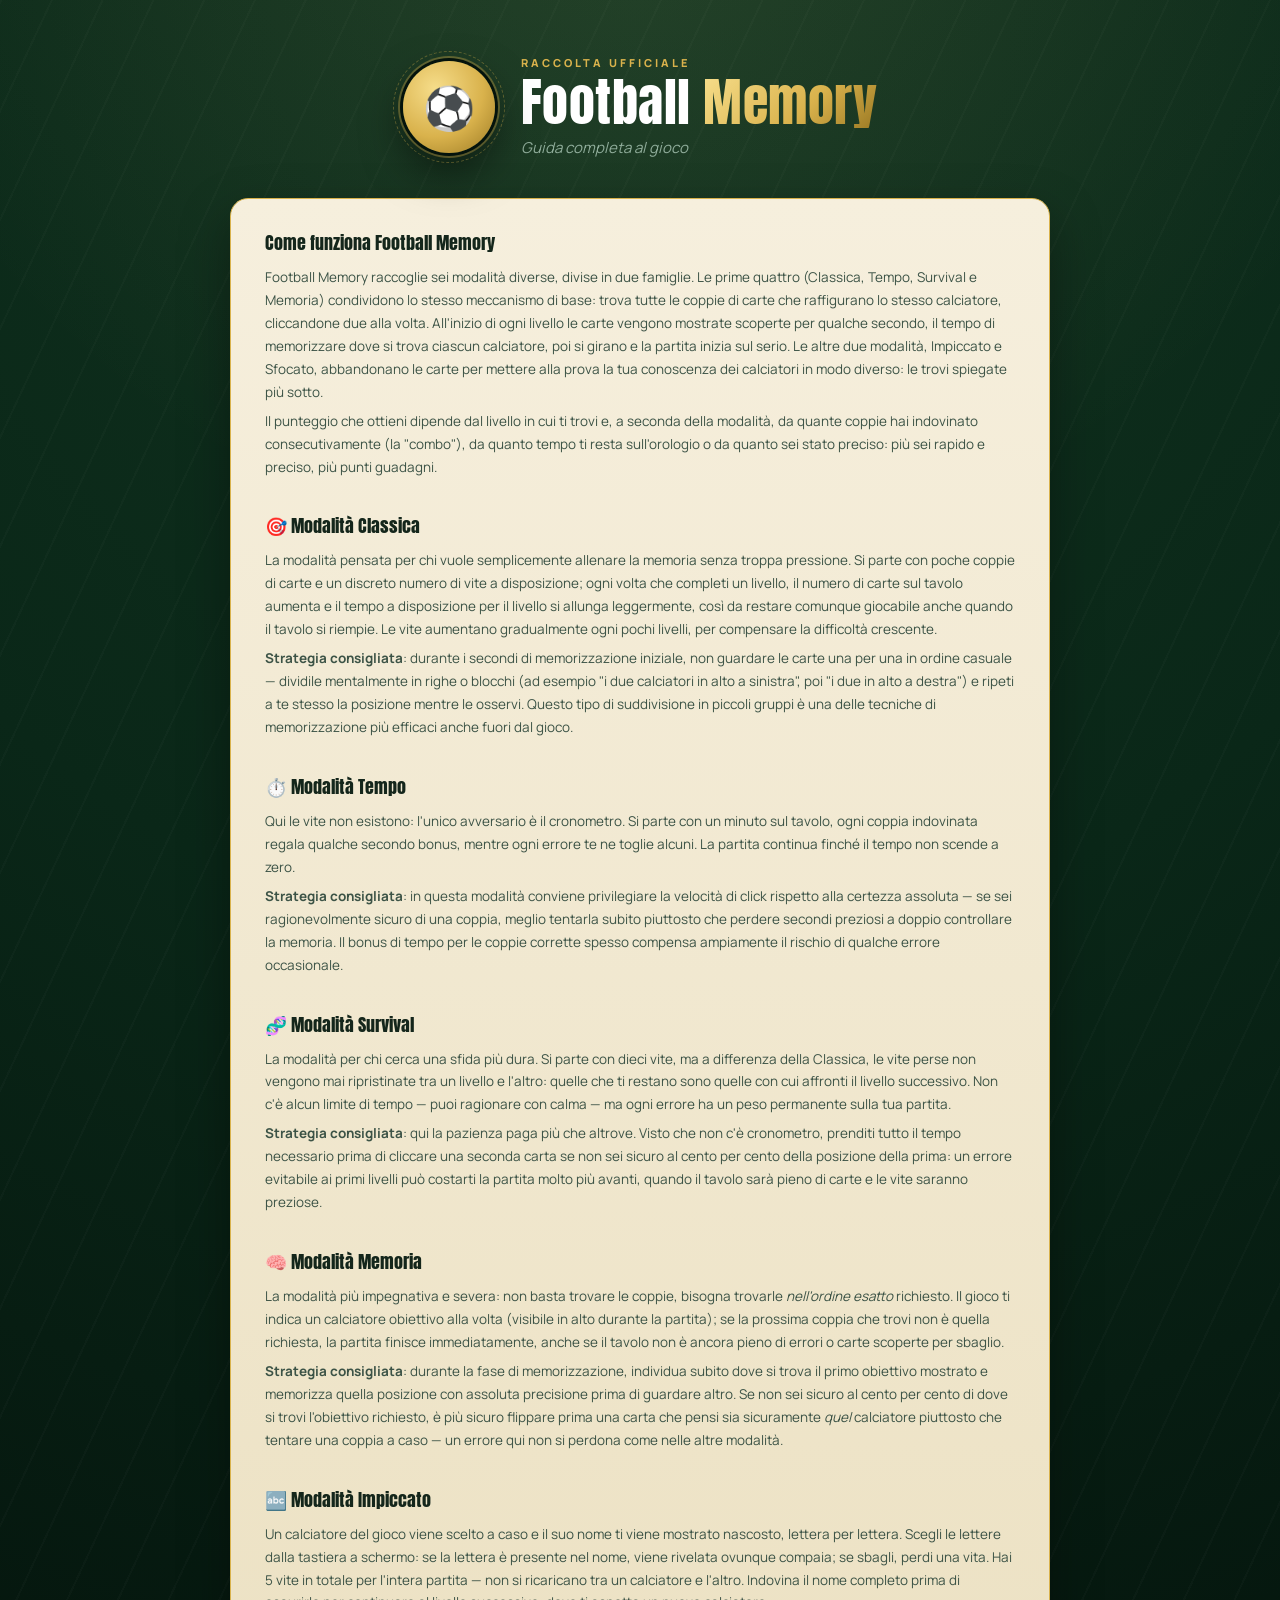
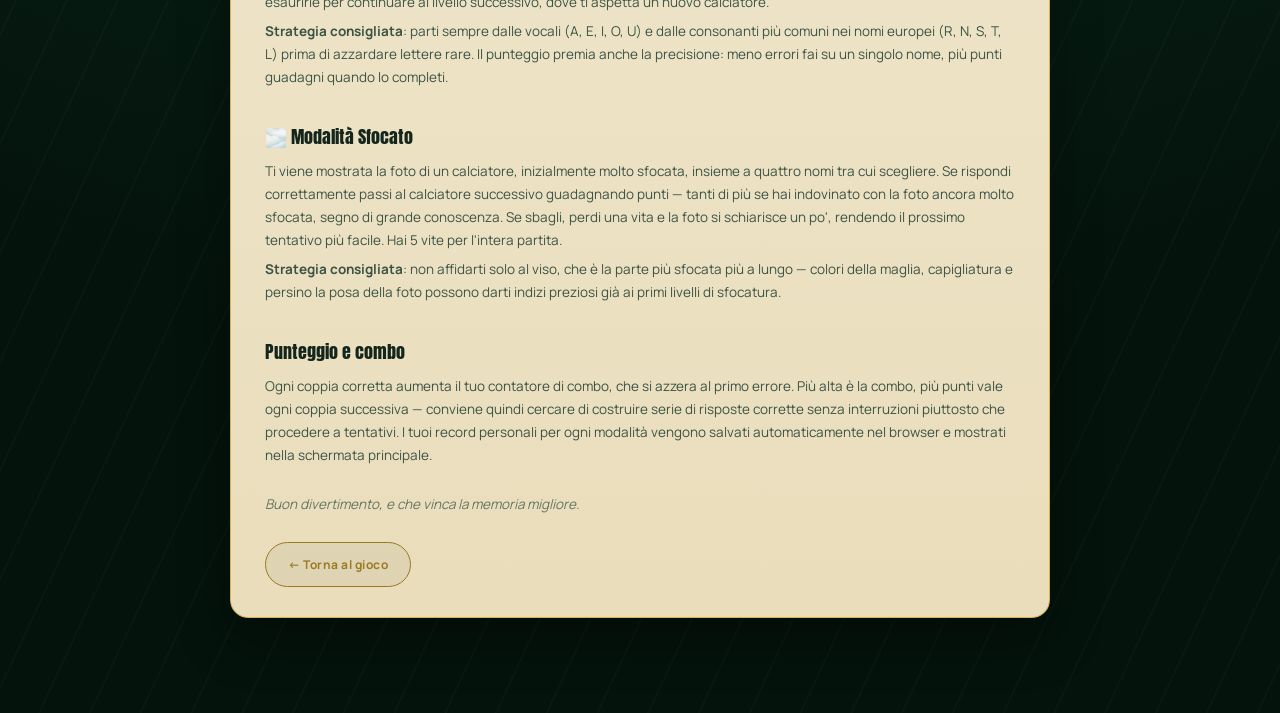
<file: come-si-gioca.html>
<!DOCTYPE html>
<html lang="it">

<head>

    <meta charset="UTF-8">

    <meta
        name="viewport"
        content="width=device-width, initial-scale=1.0"
    >

    <title>Come si gioca — Football Memory</title>

    <meta
        name="description"
        content="Guida completa a Football Memory: regole, strategie e consigli per ogni modalita' di gioco, dalla Classica alla Survival."
    >

    <link rel="preconnect" href="https://fonts.googleapis.com">
    <link rel="preconnect" href="https://fonts.gstatic.com" crossorigin>
    <link
        href="https://fonts.googleapis.com/css2?family=Anton&family=Manrope:wght@500;700;800&display=swap"
        rel="stylesheet"
    >

    <link
        rel="stylesheet"
        href="style.css"
    >

</head>


<body>


<main id="home">

    <section class="home-container">


        <div class="game-logo">

            <div class="logo-ball">
                ⚽
            </div>

            <div>

                <span class="eyebrow">
                    Raccolta ufficiale
                </span>

                <h1>
                    Football
                    <span>Memory</span>
                </h1>

                <p>
                    Guida completa al gioco
                </p>

            </div>

        </div>


        <div class="legal-page content-page">


            <h2>Come funziona Football Memory</h2>

            <p>
                Football Memory raccoglie sei modalità diverse, divise in
                due famiglie. Le prime quattro (Classica, Tempo, Survival
                e Memoria) condividono lo stesso meccanismo di base: trova
                tutte le coppie di carte che raffigurano lo stesso
                calciatore, cliccandone due alla volta. All'inizio di ogni
                livello le carte vengono mostrate scoperte per qualche
                secondo, il tempo di memorizzare dove si trova ciascun
                calciatore, poi si girano e la partita inizia sul serio.
                Le altre due modalità, Impiccato e Sfocato, abbandonano le
                carte per mettere alla prova la tua conoscenza dei
                calciatori in modo diverso: le trovi spiegate più sotto.
            </p>

            <p>
                Il punteggio che ottieni dipende dal livello in cui ti
                trovi e, a seconda della modalità, da quante coppie hai
                indovinato consecutivamente (la "combo"), da quanto tempo
                ti resta sull'orologio o da quanto sei stato preciso: più
                sei rapido e preciso, più punti guadagni.
            </p>


            <h2>🎯 Modalità Classica</h2>

            <p>
                La modalità pensata per chi vuole semplicemente allenare
                la memoria senza troppa pressione. Si parte con poche
                coppie di carte e un discreto numero di vite a
                disposizione; ogni volta che completi un livello, il
                numero di carte sul tavolo aumenta e il tempo a
                disposizione per il livello si allunga leggermente, così
                da restare comunque giocabile anche quando il tavolo si
                riempie. Le vite aumentano gradualmente ogni pochi
                livelli, per compensare la difficoltà crescente.
            </p>

            <p>
                <strong>Strategia consigliata</strong>: durante i secondi
                di memorizzazione iniziale, non guardare le carte una
                per una in ordine casuale — dividile mentalmente in
                righe o blocchi (ad esempio "i due calciatori in alto a
                sinistra", poi "i due in alto a destra") e ripeti a te
                stesso la posizione mentre le osservi. Questo tipo di
                suddivisione in piccoli gruppi è una delle tecniche di
                memorizzazione più efficaci anche fuori dal gioco.
            </p>


            <h2>⏱️ Modalità Tempo</h2>

            <p>
                Qui le vite non esistono: l'unico avversario è il
                cronometro. Si parte con un minuto sul tavolo, ogni
                coppia indovinata regala qualche secondo bonus, mentre
                ogni errore te ne toglie alcuni. La partita continua
                finché il tempo non scende a zero.
            </p>

            <p>
                <strong>Strategia consigliata</strong>: in questa
                modalità conviene privilegiare la velocità di click
                rispetto alla certezza assoluta — se sei ragionevolmente
                sicuro di una coppia, meglio tentarla subito piuttosto
                che perdere secondi preziosi a doppio controllare la
                memoria. Il bonus di tempo per le coppie corrette
                spesso compensa ampiamente il rischio di qualche errore
                occasionale.
            </p>


            <h2>🧬 Modalità Survival</h2>

            <p>
                La modalità per chi cerca una sfida più dura. Si parte
                con dieci vite, ma a differenza della Classica, le vite
                perse non vengono mai ripristinate tra un livello e
                l'altro: quelle che ti restano sono quelle con cui
                affronti il livello successivo. Non c'è alcun limite di
                tempo — puoi ragionare con calma — ma ogni errore ha un
                peso permanente sulla tua partita.
            </p>

            <p>
                <strong>Strategia consigliata</strong>: qui la pazienza
                paga più che altrove. Visto che non c'è cronometro,
                prenditi tutto il tempo necessario prima di cliccare una
                seconda carta se non sei sicuro al cento per cento della
                posizione della prima: un errore evitabile ai primi
                livelli può costarti la partita molto più avanti, quando
                il tavolo sarà pieno di carte e le vite saranno preziose.
            </p>


            <h2>🧠 Modalità Memoria</h2>

            <p>
                La modalità più impegnativa e severa: non basta trovare
                le coppie, bisogna trovarle <em>nell'ordine esatto</em>
                richiesto. Il gioco ti indica un calciatore obiettivo
                alla volta (visibile in alto durante la partita); se la
                prossima coppia che trovi non è quella richiesta, la
                partita finisce immediatamente, anche se il tavolo non è
                ancora pieno di errori o carte scoperte per sbaglio.
            </p>

            <p>
                <strong>Strategia consigliata</strong>: durante la fase
                di memorizzazione, individua subito dove si trova il
                primo obiettivo mostrato e memorizza quella posizione
                con assoluta precisione prima di guardare altro. Se non
                sei sicuro al cento per cento di dove si trovi
                l'obiettivo richiesto, è più sicuro flippare prima una
                carta che pensi sia sicuramente <em>quel</em> calciatore
                piuttosto che tentare una coppia a caso — un errore qui
                non si perdona come nelle altre modalità.
            </p>


            <h2>🔤 Modalità Impiccato</h2>

            <p>
                Un calciatore del gioco viene scelto a caso e il suo
                nome ti viene mostrato nascosto, lettera per lettera.
                Scegli le lettere dalla tastiera a schermo: se la
                lettera è presente nel nome, viene rivelata ovunque
                compaia; se sbagli, perdi una vita. Hai 5 vite in totale
                per l'intera partita — non si ricaricano tra un
                calciatore e l'altro. Indovina il nome completo prima di
                esaurirle per continuare al livello successivo, dove ti
                aspetta un nuovo calciatore.
            </p>

            <p>
                <strong>Strategia consigliata</strong>: parti sempre
                dalle vocali (A, E, I, O, U) e dalle consonanti più
                comuni nei nomi europei (R, N, S, T, L) prima di
                azzardare lettere rare. Il punteggio premia anche la
                precisione: meno errori fai su un singolo nome, più
                punti guadagni quando lo completi.
            </p>


            <h2>🌫️ Modalità Sfocato</h2>

            <p>
                Ti viene mostrata la foto di un calciatore, inizialmente
                molto sfocata, insieme a quattro nomi tra cui scegliere.
                Se rispondi correttamente passi al calciatore successivo
                guadagnando punti — tanti di più se hai indovinato con
                la foto ancora molto sfocata, segno di grande
                conoscenza. Se sbagli, perdi una vita e la foto si
                schiarisce un po', rendendo il prossimo tentativo più
                facile. Hai 5 vite per l'intera partita.
            </p>

            <p>
                <strong>Strategia consigliata</strong>: non affidarti
                solo al viso, che è la parte più sfocata più a lungo —
                colori della maglia, capigliatura e persino la posa
                della foto possono darti indizi preziosi già ai primi
                livelli di sfocatura.
            </p>


            <h2>Punteggio e combo</h2>

            <p>
                Ogni coppia corretta aumenta il tuo contatore di combo,
                che si azzera al primo errore. Più alta è la combo, più
                punti vale ogni coppia successiva — conviene quindi
                cercare di costruire serie di risposte corrette senza
                interruzioni piuttosto che procedere a tentativi. I tuoi
                record personali per ogni modalità vengono salvati
                automaticamente nel browser e mostrati nella schermata
                principale.
            </p>


            <p class="legal-updated">
                Buon divertimento, e che vinca la memoria migliore.
            </p>


            <a
                href="index.html"
                class="secondary-button legal-back"
            >
                ← Torna al gioco
            </a>


        </div>


    </section>

</main>


</body>

</html>
</file>
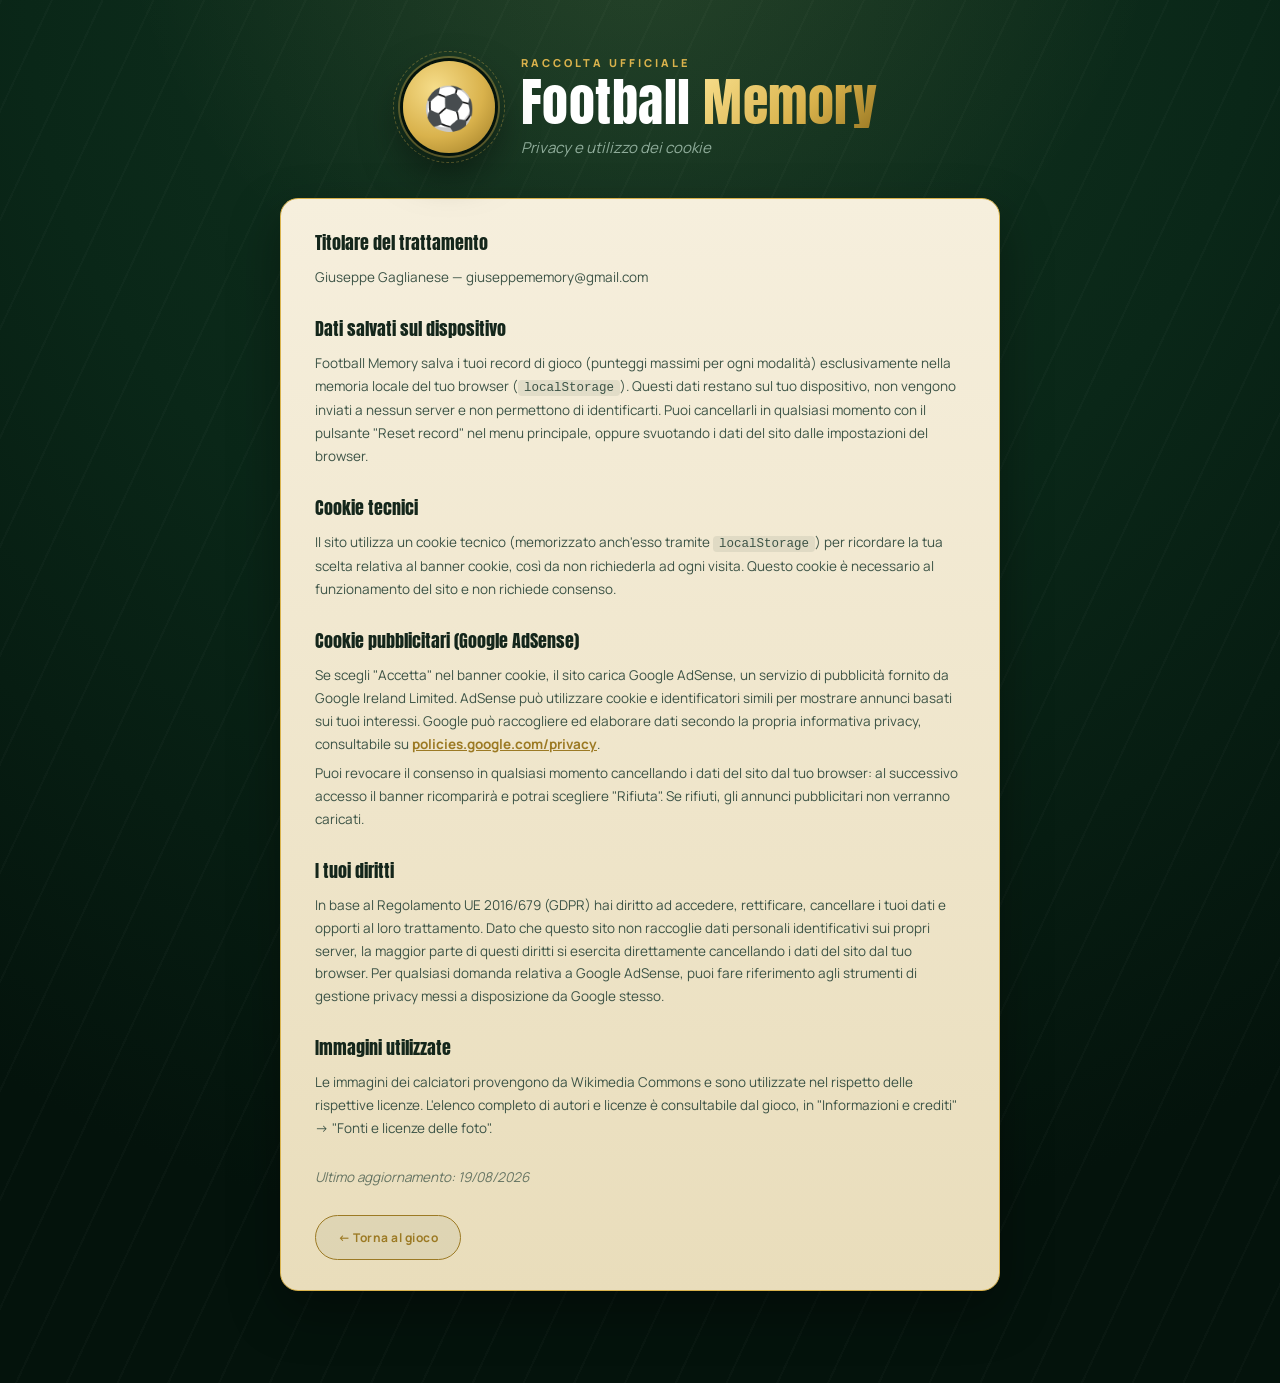
<file: privacy.html>
<!DOCTYPE html>
<html lang="it">

<head>

    <meta charset="UTF-8">

    <meta
        name="viewport"
        content="width=device-width, initial-scale=1.0"
    >

    <title>Privacy e Cookie — Football Memory</title>

    <link rel="preconnect" href="https://fonts.googleapis.com">
    <link rel="preconnect" href="https://fonts.gstatic.com" crossorigin>
    <link
        href="https://fonts.googleapis.com/css2?family=Anton&family=Manrope:wght@500;700;800&display=swap"
        rel="stylesheet"
    >

    <link
        rel="stylesheet"
        href="style.css"
    >

</head>


<body>


<main id="home">

    <section class="home-container">


        <div class="game-logo">

            <div class="logo-ball">
                ⚽
            </div>

            <div>

                <span class="eyebrow">
                    Raccolta ufficiale
                </span>

                <h1>
                    Football
                    <span>Memory</span>
                </h1>

                <p>
                    Privacy e utilizzo dei cookie
                </p>

            </div>

        </div>


        <div class="legal-page">


            <h2>Titolare del trattamento</h2>

            <p>
                Giuseppe Gaglianese — giuseppememory@gmail.com
            </p>


            <h2>Dati salvati sul dispositivo</h2>

            <p>
                Football Memory salva i tuoi record di gioco
                (punteggi massimi per ogni modalità) esclusivamente
                nella memoria locale del tuo browser
                (<code>localStorage</code>). Questi dati restano
                sul tuo dispositivo, non vengono inviati a nessun
                server e non permettono di identificarti. Puoi
                cancellarli in qualsiasi momento con il pulsante
                "Reset record" nel menu principale, oppure
                svuotando i dati del sito dalle impostazioni del
                browser.
            </p>


            <h2>Cookie tecnici</h2>

            <p>
                Il sito utilizza un cookie tecnico (memorizzato
                anch'esso tramite <code>localStorage</code>) per
                ricordare la tua scelta relativa al banner cookie,
                così da non richiederla ad ogni visita. Questo
                cookie è necessario al funzionamento del sito e
                non richiede consenso.
            </p>


            <h2>Cookie pubblicitari (Google AdSense)</h2>

            <p>
                Se scegli "Accetta" nel banner cookie, il sito
                carica Google AdSense, un servizio di pubblicità
                fornito da Google Ireland Limited. AdSense può
                utilizzare cookie e identificatori simili per
                mostrare annunci basati sui tuoi interessi. Google
                può raccogliere ed elaborare dati secondo la
                propria informativa privacy, consultabile su
                <a
                    href="https://policies.google.com/privacy"
                    target="_blank"
                    rel="noopener"
                >policies.google.com/privacy</a>.
            </p>

            <p>
                Puoi revocare il consenso in qualsiasi momento
                cancellando i dati del sito dal tuo browser: al
                successivo accesso il banner ricomparirà e potrai
                scegliere "Rifiuta". Se rifiuti, gli annunci
                pubblicitari non verranno caricati.
            </p>


            <h2>I tuoi diritti</h2>

            <p>
                In base al Regolamento UE 2016/679 (GDPR) hai
                diritto ad accedere, rettificare, cancellare i
                tuoi dati e opporti al loro trattamento. Dato che
                questo sito non raccoglie dati personali
                identificativi sui propri server, la maggior parte
                di questi diritti si esercita direttamente
                cancellando i dati del sito dal tuo browser. Per
                qualsiasi domanda relativa a Google AdSense, puoi
                fare riferimento agli strumenti di gestione privacy
                messi a disposizione da Google stesso.
            </p>


            <h2>Immagini utilizzate</h2>

            <p>
                Le immagini dei calciatori provengono da Wikimedia
                Commons e sono utilizzate nel rispetto delle
                rispettive licenze. L'elenco completo di autori e
                licenze è consultabile dal gioco, in
                "Informazioni e crediti" → "Fonti e licenze delle
                foto".
            </p>


            <p class="legal-updated">
                Ultimo aggiornamento: 19/08/2026
            </p>


            <a
                href="index.html"
                class="secondary-button legal-back"
            >
                ← Torna al gioco
            </a>


        </div>


    </section>

</main>


</body>

</html>
</file>
<file: style.css>
* {
    box-sizing: border-box;
    margin: 0;
    padding: 0;
}


:root {

    --pitch-black: #04130c;
    --pitch: #0a2718;
    --pitch-light: #123420;
    --pitch-lighter: #1a4a2c;

    --gold: #d9b24c;
    --gold-bright: #f6dd8a;
    --gold-deep: #9c7a24;
    --gold-line: rgba(217, 178, 76, 0.35);

    --cream: #f6efdd;
    --cream-dark: #e9ddbb;
    --cream-line: rgba(20, 38, 27, 0.12);

    --ink: #14261b;
    --ink-soft: #3c5346;

    --white: #ffffff;
    --red: #d3453c;
    --red-line: rgba(211, 69, 60, 0.4);

    --muted: #8fac9a;

}


html {
    min-height: 100%;
}


body {

    min-height: 100vh;

    font-family: 'Manrope', Arial, Helvetica, sans-serif;

    background:
        radial-gradient(
            circle at 50% -12%,
            rgba(246, 221, 138, 0.10) 0%,
            transparent 32%
        ),
        repeating-linear-gradient(
            115deg,
            rgba(255, 255, 255, 0.018) 0px,
            rgba(255, 255, 255, 0.018) 2px,
            transparent 2px,
            transparent 46px
        ),
        radial-gradient(
            circle at 50% 0%,
            var(--pitch-light) 0%,
            var(--pitch) 40%,
            var(--pitch-black) 82%
        );

    color: var(--white);

}


button {

    border: none;

    font-family: inherit;

    cursor: pointer;

}


.hidden {
    display: none !important;
}


h1, h2, h3 {
    font-family: 'Anton', 'Manrope', sans-serif;
    font-weight: 400;
}



/* =========================
   HOME
========================= */

#home {

    min-height: 100vh;

    position: relative;

    overflow: hidden;

}


.home-container {

    position: relative;

    z-index: 1;

    width: min(1180px, 94%);

    margin: auto;

    padding: 55px 0 35px;

}


/* LOGO */

.game-logo {

    display: flex;

    justify-content: center;

    align-items: center;

    gap: 26px;

    margin-bottom: 40px;

}


.logo-ball {

    position: relative;

    width: 92px;

    height: 92px;

    display: flex;

    justify-content: center;

    align-items: center;

    font-size: 42px;

    flex-shrink: 0;

    background:
        radial-gradient(
            circle at 35% 30%,
            var(--gold-bright),
            var(--gold) 55%,
            var(--gold-deep) 100%
        );

    border-radius: 50%;

    box-shadow:
        0 0 0 3px var(--pitch-black),
        0 0 0 5px var(--gold-line),
        0 18px 40px rgba(0, 0, 0, 0.5);

}


.logo-ball::before {

    content: "";

    position: absolute;

    inset: -10px;

    border-radius: 50%;

    border: 1.5px dashed var(--gold-line);

    animation: rosette-spin 26s linear infinite;

}


@media (prefers-reduced-motion: reduce) {

    .logo-ball::before {
        animation: none;
    }

}


@keyframes rosette-spin {

    from {
        transform: rotate(0deg);
    }

    to {
        transform: rotate(360deg);
    }

}


.eyebrow {

    display: block;

    color: var(--gold);

    font-size: 11px;

    font-weight: 800;

    letter-spacing: 3px;

    text-transform: uppercase;

    margin-bottom: 6px;

}


.game-logo h1 {

    font-size: 52px;

    line-height: 1;

    letter-spacing: 0.5px;

    color: var(--white);

}


.game-logo h1 span {

    display: inline-block;

    background:
        linear-gradient(
            135deg,
            var(--gold-bright),
            var(--gold) 60%,
            var(--gold-deep)
        );

    -webkit-background-clip: text;

    background-clip: text;

    color: transparent;

}


.game-logo p {

    margin-top: 9px;

    color: var(--muted);

    font-size: 15px;

    font-style: italic;

}



/* =========================
   RECORD
========================= */

.records-panel {

    position: relative;

    background:
        linear-gradient(
            180deg,
            var(--cream) 0%,
            var(--cream-dark) 100%
        );

    border-radius: 18px;

    padding: 17px 22px;

    margin-bottom: 42px;

    box-shadow:
        0 20px 50px rgba(0, 0, 0, 0.35),
        inset 0 0 0 2px var(--gold-line),
        inset 0 0 0 6px var(--cream);

    border: 1px solid var(--gold-deep);

}


.records-title {

    color: var(--gold-deep);

    font-size: 11px;

    font-weight: 800;

    letter-spacing: 2px;

    text-align: center;

    margin-bottom: 13px;

}


.records-row {

    display: grid;

    grid-template-columns:
        repeat(6, 1fr);

}


.record-item {

    display: flex;

    justify-content: center;

    align-items: center;

    gap: 10px;

    border-right:
        1.5px solid var(--cream-line);

}


.record-item:last-child {
    border-right: none;
}


.record-item > span {

    font-size: 24px;

    filter: drop-shadow(0 2px 2px rgba(0, 0, 0, 0.15));

}


.record-item small {

    display: block;

    color: var(--ink-soft);

    font-size: 9px;

    font-weight: 700;

    letter-spacing: 1px;

    margin-bottom: 2px;

}


.record-item strong {

    font-family: 'Anton', sans-serif;

    color: var(--ink);

    font-size: 24px;

}



/* =========================
   TITOLI
========================= */

.section-heading {

    text-align: center;

    margin-bottom: 26px;

}


.section-heading h2 {

    font-size: 30px;

    margin-bottom: 10px;

    letter-spacing: 0.5px;

}


.section-heading h2::after {

    content: "";

    display: block;

    width: 54px;

    height: 3px;

    margin: 12px auto 0;

    background:
        linear-gradient(
            90deg,
            transparent,
            var(--gold),
            transparent
        );

}


.section-heading p {

    color: var(--muted);

    font-size: 14px;

}



/* =========================
   MODALITÀ
========================= */

.modes-grid {

    display: grid;

    grid-template-columns:
        repeat(3, 1fr);

    gap: 18px;

}


.mode-card {

    position: relative;

    min-height: 262px;

    padding: 24px;

    text-align: left;

    color: white;

    background:
        linear-gradient(
            160deg,
            var(--pitch-lighter) 0%,
            var(--pitch) 55%,
            var(--pitch-black) 100%
        );

    border: 1px solid var(--gold-line);

    border-radius: 20px;

    transition:
        transform 0.3s ease,
        border-color 0.3s ease,
        box-shadow 0.3s ease;

    overflow: hidden;

}


.mode-card::before {

    content: "";

    position: absolute;

    inset: 0;

    background:
        linear-gradient(
            115deg,
            transparent 40%,
            rgba(246, 221, 138, 0.16) 48%,
            rgba(246, 221, 138, 0.28) 50%,
            rgba(246, 221, 138, 0.16) 52%,
            transparent 60%
        );

    transform: translateX(-140%);

    transition: transform 0.7s ease;

    pointer-events: none;

}


.mode-card:hover::before {

    transform: translateX(140%);

}


.mode-card::after {

    content: "";

    position: absolute;

    width: 130px;

    height: 130px;

    right: -50px;

    bottom: -50px;

    border-radius: 50%;

    background:
        radial-gradient(
            circle,
            rgba(217, 178, 76, 0.14),
            transparent 70%
        );

}


.mode-card:hover {

    transform:
        translateY(-7px);

    border-color: var(--gold);

    box-shadow:
        0 24px 50px rgba(0, 0, 0, 0.45),
        0 0 0 1px var(--gold-line);

}


.mode-card-top {

    display: flex;

    justify-content: space-between;

    align-items: flex-start;

    margin-bottom: 26px;

}


.mode-icon {

    width: 56px;

    height: 56px;

    display: flex;

    justify-content: center;

    align-items: center;

    border-radius: 50%;

    font-size: 27px;

    background:
        radial-gradient(
            circle at 35% 30%,
            var(--gold-bright),
            var(--gold) 60%,
            var(--gold-deep) 100%
        );

    box-shadow:
        0 8px 20px rgba(0, 0, 0, 0.35);

}


.mode-card-top > span {

    font-family: 'Anton', sans-serif;

    color: var(--gold);

    font-size: 13px;

    letter-spacing: 1px;

    padding: 4px 9px;

    border: 1px solid var(--gold-line);

    border-radius: 20px;

    background: rgba(217, 178, 76, 0.08);

}


.mode-card h3 {

    font-size: 24px;

    margin-bottom: 10px;

    letter-spacing: 0.3px;

}


.mode-card p {

    color: var(--muted);

    font-size: 13px;

    line-height: 1.55;

    min-height: 61px;

}


.mode-card-bottom {

    position: absolute;

    left: 24px;

    right: 24px;

    bottom: 21px;

    display: flex;

    justify-content: space-between;

    align-items: center;

    color: var(--muted);

    font-size: 9px;

    font-weight: 800;

    letter-spacing: 1.5px;

}


.mode-card-bottom span:last-child {

    color: var(--gold);

    font-size: 20px;

    transition: transform 0.3s ease;

}


.mode-card:hover .mode-card-bottom span:last-child {

    transform: translateX(4px);

}



/* =========================
   AZIONI HOME
========================= */

.home-actions {

    display: flex;

    justify-content: center;

    gap: 12px;

    margin-top: 27px;

}


.secondary-button {

    padding: 13px 22px;

    background: transparent;

    color: var(--gold-bright);

    border: 1.5px solid var(--gold-line);

    border-radius: 30px;

    font-size: 12px;

    font-weight: 800;

    letter-spacing: 0.5px;

    transition: 0.2s;

}


.secondary-button:hover {

    background: rgba(217, 178, 76, 0.1);

    border-color: var(--gold);

    transform: translateY(-2px);

}


.modal-box .secondary-button {

    color: var(--ink);

    border-color: var(--gold-deep);

    background: rgba(20, 38, 27, 0.05);

}


.modal-box .secondary-button:hover {

    background: rgba(20, 38, 27, 0.1);

    border-color: var(--ink);

}


.danger-button {

    color: #e8a19b;

    border-color: var(--red-line);

}


.danger-button:hover {

    background: rgba(211, 69, 60, 0.1);

    border-color: var(--red);

}


.home-footer {

    display: flex;

    justify-content: center;

    align-items: center;

    gap: 10px;

    margin-top: 38px;

    color: var(--muted);

    font-size: 11px;

    letter-spacing: 0.5px;

}


.home-footer a {

    color: var(--muted);

    text-decoration: underline;

    text-underline-offset: 2px;

}


.home-footer a:hover {

    color: var(--gold-bright);

}



/* =========================
   GIOCO
========================= */

#game {

    width: min(1440px, 96%);

    margin: auto;

    padding: 24px 0 45px;

}



/* TOPBAR */

.game-topbar {

    display: grid;

    grid-template-columns:
        1fr 1.4fr 0.7fr 1fr;

    align-items: center;

    gap: 20px;

    padding: 16px 22px;

    background:
        linear-gradient(
            160deg,
            var(--pitch-lighter),
            var(--pitch-black)
        );

    border: 1px solid var(--gold-line);

    border-radius: 16px;

}


.back-button {

    width: 105px;

    padding: 11px 14px;

    background: transparent;

    color: var(--gold-bright);

    border:
        1.5px solid var(--gold-line);

    border-radius: 30px;

    font-weight: 800;

    font-size: 12px;

    transition: 0.2s;

}


.back-button:hover {

    background: rgba(217, 178, 76, 0.1);

    border-color: var(--gold);

    transform: translateY(-2px);

}


.current-mode {

    display: flex;

    align-items: center;

    gap: 11px;

}


.current-mode > span {

    font-size: 26px;

}


.current-mode small,
.game-level small,
.game-score small {

    display: block;

    color: var(--muted);

    font-size: 9px;

    font-weight: 700;

    letter-spacing: 1.2px;

    margin-bottom: 3px;

}


.current-mode strong {

    font-size: 15px;

}


.game-level {

    text-align: center;

}


.game-level strong {

    font-family: 'Anton', sans-serif;

    color: var(--gold);

    font-size: 27px;

}


.game-score {

    text-align: right;

}


.game-score strong {

    font-family: 'Anton', sans-serif;

    font-size: 23px;

}



/* =========================
   INFO GIOCO
========================= */

.game-info {

    display: grid;

    grid-template-columns:
        repeat(4, 1fr);

    gap: 12px;

    margin: 18px 0;

}


.game-stat {

    display: flex;

    justify-content: center;

    align-items: center;

    gap: 11px;

    padding: 14px;

    background:
        linear-gradient(
            180deg,
            var(--cream),
            var(--cream-dark)
        );

    border-top: 3px solid var(--gold);

    border-radius: 4px 4px 12px 12px;

    box-shadow: 0 10px 24px rgba(0, 0, 0, 0.25);

}


.game-stat > span {

    font-size: 22px;

}


.game-stat small {

    display: block;

    color: var(--ink-soft);

    font-size: 8px;

    font-weight: 700;

    letter-spacing: 1px;

    margin-bottom: 3px;

}


.game-stat strong {

    font-family: 'Anton', sans-serif;

    color: var(--ink);

    font-size: 19px;

}



/* =========================
   OBIETTIVO MEMORIA
========================= */

.memory-goal {

    width: fit-content;

    min-width: 280px;

    margin: 0 auto 10px;

    display: flex;

    justify-content: center;

    align-items: center;

    gap: 12px;

    padding: 11px 22px;

    background:
        linear-gradient(
            135deg,
            var(--gold-bright),
            var(--gold) 60%,
            var(--gold-deep)
        );

    border-radius: 30px;

    box-shadow: 0 10px 26px rgba(217, 178, 76, 0.25);

}


.memory-goal > span {

    font-size: 21px;

}


.memory-goal small {

    display: block;

    color: rgba(20, 38, 27, 0.65);

    font-size: 8px;

    font-weight: 800;

    letter-spacing: 1px;

}


.memory-goal strong {

    font-family: 'Anton', sans-serif;

    font-size: 15px;

    color: var(--ink);

}



/* =========================
   MESSAGGIO
========================= */

#message {

    min-height: 26px;

    text-align: center;

    color: var(--gold-bright);

    font-size: 13px;

    font-weight: 800;

    letter-spacing: 0.3px;

    padding: 5px;

}



/* =========================
   COUNTDOWN
========================= */

.level-countdown {

    width: fit-content;

    margin: 2px auto 14px;

    display: flex;

    justify-content: center;

    align-items: center;

    gap: 11px;

    padding: 8px 18px;

    background: var(--pitch-black);

    border: 1.5px solid var(--gold-line);

    border-radius: 30px;

    box-shadow:
        0 10px 24px rgba(0, 0, 0, 0.35);

    font-size: 11px;

    font-weight: 700;

    color: var(--muted);

    letter-spacing: 0.3px;

}


.level-countdown strong {

    width: 25px;

    height: 25px;

    display: flex;

    justify-content: center;

    align-items: center;

    border-radius: 50%;

    background:
        radial-gradient(
            circle at 35% 30%,
            var(--gold-bright),
            var(--gold)
        );

    color: var(--ink);

    font-family: 'Anton', sans-serif;

    font-size: 13px;

}



/* =========================
   TAVOLO — PAGINA ALBUM
========================= */

#gameBoard {

    display: grid;

    grid-template-columns: repeat(auto-fit, minmax(108px, 1fr));

    justify-content: center;

    align-items: center;

    gap: 14px;

    width: 100%;

    max-width: 1160px;

    margin: 0 auto;

    padding: 26px 22px;

    background:
        linear-gradient(
            180deg,
            var(--cream) 0%,
            var(--cream-dark) 100%
        );

    border-radius: 20px;

    box-shadow:
        0 25px 60px rgba(0, 0, 0, 0.4),
        inset 0 0 0 2px var(--gold-line);

    background-image:
        linear-gradient(
            180deg,
            var(--cream) 0%,
            var(--cream-dark) 100%
        ),
        repeating-linear-gradient(
            0deg,
            var(--cream-line) 0px,
            var(--cream-line) 1px,
            transparent 1px,
            transparent 42px
        ),
        repeating-linear-gradient(
            90deg,
            var(--cream-line) 0px,
            var(--cream-line) 1px,
            transparent 1px,
            transparent 42px
        );

}



/* =========================
   CARTE — FIGURINE
========================= */

.card {

    width: 100%;

    max-width: 136px;

    aspect-ratio: 1 / 1;

    height: auto;

    justify-self: center;

    perspective: 1200px;

    cursor: pointer;

}


.card-inner {

    position: relative;

    width: 100%;

    height: 100%;

    transform-style: preserve-3d;

    transition:
        transform 0.5s
        cubic-bezier(0.4, 0.2, 0.2, 1);

}


.card.flipped .card-inner,
.card.matched .card-inner {

    transform:
        rotateY(180deg);

}


.card-front,
.card-back {

    position: absolute;

    inset: 0;

    backface-visibility: hidden;

    -webkit-backface-visibility: hidden;

    border-radius: 13px;

}



/* FRONTE — STEMMA UFFICIALE */

.card-front {

    display: flex;

    justify-content: center;

    align-items: center;

    background:
        radial-gradient(
            circle at 50% 42%,
            var(--pitch-lighter) 0%,
            var(--pitch) 55%,
            var(--pitch-black) 100%
        );

    border: 2.5px solid var(--gold);

    box-shadow:
        0 10px 22px rgba(0, 0, 0, 0.4),
        inset 0 0 18px rgba(0, 0, 0, 0.45);

    overflow: hidden;

}


.card-front::before {

    content: "";

    position: absolute;

    inset: 0;

    background:
        linear-gradient(
            115deg,
            transparent 35%,
            rgba(246, 221, 138, 0.22) 48%,
            rgba(246, 221, 138, 0.38) 50%,
            rgba(246, 221, 138, 0.22) 52%,
            transparent 65%
        );

    transform: translateX(-150%);

    transition: transform 0.6s ease;

    z-index: 1;

}


.card:hover .card-front::before {

    transform: translateX(150%);

}


.card-front::after {

    content: "";

    position: absolute;

    width: 82%;

    height: 82%;

    border-radius: 50%;

    border: 1.5px solid var(--gold-line);

}


.card-front-emblem {

    position: relative;

    z-index: 1;

    width: 64%;

    height: 64%;

    display: flex;

    justify-content: center;

    align-items: center;

    font-size: 54%;

    border-radius: 50%;

    background:
        radial-gradient(
            circle at 35% 30%,
            var(--gold-bright),
            var(--gold) 60%,
            var(--gold-deep) 100%
        );

    box-shadow:
        0 0 0 3px var(--pitch-black),
        0 0 0 4.5px var(--gold-line),
        0 8px 18px rgba(0, 0, 0, 0.4);

}


.card:hover .card-front {

    border-color: var(--gold-bright);

    transform: translateY(-3px);

}



/* RETRO — FIGURINA RIVELATA */

.card-back {

    transform:
        rotateY(180deg);

    background: var(--ink);

    border: 2.5px solid var(--gold);

    box-shadow:
        0 12px 26px rgba(0, 0, 0, 0.4),
        inset 0 0 0 2px rgba(4, 19, 12, 0.35);

    overflow: hidden;

}


.card-back::before {

    content: "";

    position: absolute;

    inset: 0;

    z-index: 2;

    background:
        linear-gradient(
            115deg,
            transparent 40%,
            rgba(246, 221, 138, 0.14) 48%,
            rgba(246, 221, 138, 0.24) 50%,
            rgba(246, 221, 138, 0.14) 52%,
            transparent 60%
        );

    transform: translateX(-150%);

    transition: transform 0.7s ease;

    pointer-events: none;

}


.card:hover .card-back::before {

    transform: translateX(150%);

}


.card-number {

    position: absolute;

    top: 6px;

    left: 6px;

    z-index: 3;

    font-family: 'Anton', sans-serif;

    font-size: 9px;

    letter-spacing: 0.5px;

    color: var(--ink);

    background:
        linear-gradient(
            135deg,
            var(--gold-bright),
            var(--gold)
        );

    padding: 2px 7px;

    border-radius: 20px;

    box-shadow: 0 3px 8px rgba(0, 0, 0, 0.35);

}


.card-photo {

    position: absolute;

    inset: 0;

    overflow: hidden;

    background:
        linear-gradient(
            180deg,
            #2a2a2a,
            #111
        );

}


.card-photo img {

    width: 100%;

    height: 100%;

    object-fit: cover;

    object-position: center 15%;

    display: block;

}


.card-caption {

    position: absolute;

    left: 0;

    right: 0;

    bottom: 0;

    z-index: 3;

    padding: 22px 7px 7px;

    background:
        linear-gradient(
            180deg,
            transparent,
            rgba(4, 19, 12, 0.35) 40%,
            rgba(4, 19, 12, 0.94) 100%
        );

}


.card-caption span {

    display: block;

    width: 100%;

    overflow: hidden;

    white-space: nowrap;

    text-overflow: ellipsis;

    text-align: center;

    color: var(--white);

    font-size: 9.5px;

    font-weight: 800;

    letter-spacing: 0.2px;

    text-shadow: 0 2px 5px rgba(0, 0, 0, 0.6);

}


.card.matched .card-back {

    border-color: var(--gold-bright);

    box-shadow:
        0 0 0 3px rgba(246, 221, 138, 0.35),
        0 0 26px rgba(217, 178, 76, 0.55);

}


.card.matched .card-inner {

    animation: matched-pop 0.5s ease;

}


@keyframes matched-pop {

    0% {
        transform: rotateY(180deg) scale(1);
    }

    45% {
        transform: rotateY(180deg) scale(1.08);
    }

    100% {
        transform: rotateY(180deg) scale(1);
    }

}


@media (prefers-reduced-motion: reduce) {

    .card.matched .card-inner {
        animation: none;
    }

    .card-front::before,
    .mode-card::before {
        transition: none;
    }

}



/* =========================
   MODALI
========================= */

.modal {

    position: fixed;

    inset: 0;

    z-index: 1000;

    display: flex;

    justify-content: center;

    align-items: center;

    padding: 20px;

    background:
        rgba(4, 19, 12, 0.82);

    backdrop-filter:
        blur(8px);

}


.modal-box {

    position: relative;

    width: min(480px, 100%);

    padding: 36px;

    text-align: center;

    background:
        linear-gradient(
            180deg,
            var(--cream),
            var(--cream-dark)
        );

    color: var(--ink);

    border:
        1.5px solid var(--gold);

    border-radius: 22px;

    box-shadow:
        0 30px 90px
        rgba(0, 0, 0, 0.55),
        inset 0 0 0 6px var(--cream);

}


.close-button {

    position: absolute;

    top: 14px;

    right: 15px;

    width: 32px;

    height: 32px;

    border-radius: 50%;

    background: var(--ink);

    color: var(--gold-bright);

    font-size: 20px;

}


.close-button:hover {

    background: var(--pitch-black);

}


.modal-icon {

    font-size: 52px;

    margin-bottom: 12px;

}


.modal-label {

    display: block;

    color: var(--gold-deep);

    font-size: 9px;

    font-weight: 800;

    letter-spacing: 2px;

    margin-bottom: 8px;

}


.modal-box h2 {

    font-size: 28px;

    margin-bottom: 10px;

    color: var(--ink);

}


.modal-box > p {

    color: var(--ink-soft);

    font-size: 14px;

    line-height: 1.6;

    margin-bottom: 20px;

}


.modal-rules {

    text-align: left;

    margin: 20px 0;

}


.modal-rules p {

    padding: 11px 13px;

    margin: 7px 0;

    color: var(--ink);

    background: rgba(20, 38, 27, 0.05);

    border-left: 3px solid var(--gold);

    border-radius: 4px;

    font-size: 13px;

    font-weight: 600;

}


.main-button {

    width: 100%;

    padding: 16px;

    margin-top: 8px;

    border-radius: 30px;

    background:
        linear-gradient(
            135deg,
            var(--gold-bright),
            var(--gold) 55%,
            var(--gold-deep)
        );

    color: var(--ink);

    font-family: 'Anton', sans-serif;

    font-size: 15px;

    letter-spacing: 0.5px;

    transition: 0.2s;

}


.main-button:hover {

    transform: translateY(-2px);

    box-shadow:
        0 12px 28px
        rgba(217, 178, 76, 0.4);

}



/* =========================
   CREDITI
========================= */

.credits-list {

    margin: 20px 0;

    text-align: left;

}


.credits-list div {

    display: flex;

    align-items: center;

    gap: 12px;

    padding: 12px;

    margin: 7px 0;

    background: rgba(20, 38, 27, 0.05);

    border-radius: 10px;

    color: var(--ink);

    font-size: 13px;

    font-weight: 600;

}



/* =========================
   FONTI IMMAGINI
========================= */

.photo-credits-box {

    width: min(640px, 100%);

}


.photo-credits-summary-bar {

    display: flex;

    justify-content: center;

    gap: 8px;

    margin-bottom: 14px;

    flex-wrap: wrap;

}


.photo-credits-count {

    font-size: 10px;

    font-weight: 800;

    letter-spacing: 0.3px;

    padding: 5px 12px;

    border-radius: 20px;

}


.photo-credits-count.ok {

    background: rgba(20, 38, 27, 0.08);

    color: var(--ink);

}


.photo-credits-count.missing {

    background: rgba(211, 69, 60, 0.12);

    color: #a8302a;

}


.photo-credits-list {

    max-height: 46vh;

    overflow-y: auto;

    text-align: left;

    display: flex;

    flex-direction: column;

    gap: 8px;

    padding-right: 6px;

    margin-top: 4px;

}


.photo-credit-row {

    padding: 10px 13px;

    background: rgba(20, 38, 27, 0.05);

    border-left: 3px solid var(--gold);

    border-radius: 4px;

}


.photo-credit-row.missing {

    border-left-color: var(--red);

    background: rgba(211, 69, 60, 0.06);

}


.photo-credit-top {

    display: flex;

    justify-content: space-between;

    align-items: center;

    gap: 8px;

    margin-bottom: 4px;

}


.photo-credit-name {

    font-weight: 800;

    color: var(--ink);

    font-size: 13px;

}


.photo-credit-badge {

    flex-shrink: 0;

    font-size: 8.5px;

    font-weight: 800;

    letter-spacing: 0.3px;

    padding: 3px 8px;

    border-radius: 20px;

    background: var(--gold);

    color: var(--ink);

    white-space: nowrap;

}


.photo-credit-badge.missing {

    background: var(--red);

    color: #fff;

}


.photo-credit-meta {

    font-size: 11px;

    color: var(--ink-soft);

    line-height: 1.5;

}


.photo-credit-note {

    margin-top: 4px;

    font-size: 10.5px;

    font-style: italic;

    color: #a8302a;

}



/* =========================
   GAME OVER
========================= */

.game-over-box {

    width: min(430px, 100%);

    padding: 40px;

    text-align: center;

    background:
        linear-gradient(
            180deg,
            var(--cream),
            var(--cream-dark)
        );

    color: var(--ink);

    border:
        1.5px solid var(--gold);

    border-radius: 22px;

}


.game-over-icon {

    font-size: 52px;

    margin-bottom: 8px;

}


.game-over-label {

    color: var(--gold-deep);

    font-size: 9px;

    letter-spacing: 2px;

    font-weight: 800;

}


.game-over-box h2 {

    font-size: 36px;

    margin: 8px 0 10px;

    color: var(--ink);

}


.game-over-box > p {

    color: var(--ink-soft);

    font-size: 13px;

}


#finalLevel {

    display: block;

    font-family: 'Anton', sans-serif;

    background:
        linear-gradient(
            135deg,
            var(--gold-bright),
            var(--gold-deep)
        );

    -webkit-background-clip: text;

    background-clip: text;

    color: transparent;

    font-size: 58px;

    margin: 3px 0 18px;

}


.final-stats {

    display: grid;

    grid-template-columns: 1fr 1fr;

    gap: 10px;

    margin-bottom: 18px;

}


.final-stats div {

    padding: 14px;

    background: rgba(20, 38, 27, 0.05);

    border-top: 3px solid var(--gold);

    border-radius: 4px 4px 10px 10px;

}


.final-stats span {

    display: block;

    color: var(--ink-soft);

    font-size: 10px;

    font-weight: 700;

    margin-bottom: 5px;

}


.final-stats strong {

    font-family: 'Anton', sans-serif;

    font-size: 19px;

    color: var(--ink);

}



/* =========================
   DESKTOP GRANDE
========================= */

@media (min-width: 1500px) {

    #gameBoard {
        max-width: 1340px;
        grid-template-columns: repeat(auto-fit, minmax(118px, 1fr));
        gap: 16px;
    }

    .card {
        max-width: 150px;
    }
}



/* =========================
   TABLET
========================= */

@media (max-width: 1050px) {

    .modes-grid {

        grid-template-columns:
            repeat(2, 1fr);

    }


    .game-topbar {

        grid-template-columns:
            1fr 1fr 0.7fr 0.8fr;

    }


    #gameBoard {
        grid-template-columns: repeat(auto-fit, minmax(98px, 1fr));
        gap: 12px;
        padding: 20px 16px;
    }

    .card {
        max-width: 124px;
    }

}



/* =========================
   MOBILE
========================= */

@media (max-width: 650px) {

    .home-container {

        padding-top: 30px;

    }


    .game-logo {

        gap: 14px;

    }


    .logo-ball {

        width: 66px;

        height: 66px;

        font-size: 30px;

    }


    .game-logo h1 {

        font-size: 33px;

    }


    .eyebrow {

        font-size: 9px;

        letter-spacing: 2px;

    }


    .game-logo p {

        font-size: 12px;

    }


    .records-row {

        grid-template-columns:
            repeat(2, 1fr);

        row-gap: 14px;

    }


    .record-item:nth-child(even) {

        border-right: none;

    }


    .record-item:nth-child(odd) {

        border-right: 1.5px solid var(--cream-line);

    }


    .modes-grid {

        grid-template-columns:
            1fr;

    }


    .mode-card {

        min-height: 216px;

    }


    .home-actions {

        flex-direction: column;

    }


    .game-topbar {

        grid-template-columns:
            1fr 1fr;

        gap: 12px;

        padding: 14px 16px;

    }


    .current-mode {

        order: 2;

        justify-content: flex-end;

    }


    .game-level {

        order: 3;

        text-align: left;

    }


    .game-score {

        order: 4;

    }


    .back-button {

        order: 1;

        width: auto;

    }


    .game-info {

        grid-template-columns:
            repeat(2, 1fr);

    }


    #gameBoard {
        grid-template-columns: repeat(auto-fit, minmax(78px, 1fr));
        gap: 8px;
        max-width: 100%;
        padding: 16px 10px;
        border-radius: 14px;
    }

    .card {
        max-width: 98px;
    }


    .card-caption span {

        font-size: 8px;

    }


    .card-number {

        font-size: 7.5px;

    }


    .modal-box {

        padding: 28px 20px;

    }

}



/* =========================
   BANNER COOKIE
========================= */

.cookie-banner {

    position: fixed;

    left: 0;

    right: 0;

    bottom: 0;

    z-index: 1200;

    display: flex;

    justify-content: center;

    padding: 18px;

}


.cookie-banner-box {

    width: min(760px, 100%);

    display: flex;

    align-items: center;

    gap: 20px;

    padding: 18px 22px;

    background:
        linear-gradient(
            180deg,
            var(--cream),
            var(--cream-dark)
        );

    border: 1.5px solid var(--gold);

    border-radius: 16px;

    box-shadow:
        0 20px 50px rgba(0, 0, 0, 0.45);

}


.cookie-banner-box p {

    flex: 1;

    color: var(--ink);

    font-size: 12.5px;

    line-height: 1.6;

}


.cookie-banner-box a {

    color: var(--gold-deep);

    font-weight: 800;

    text-decoration: underline;

}


.cookie-banner-actions {

    display: flex;

    gap: 10px;

    flex-shrink: 0;

}


.cookie-banner-actions .secondary-button,
.cookie-banner-actions .main-button {

    padding: 11px 18px;

    font-size: 11.5px;

    white-space: nowrap;

}


.cookie-banner-actions .secondary-button {

    color: var(--ink);

    border-color: var(--gold-deep);

    background: rgba(20, 38, 27, 0.05);

}


.cookie-banner-actions .secondary-button:hover {

    background: rgba(20, 38, 27, 0.1);

    border-color: var(--ink);

}



@media (max-width: 650px) {

    .cookie-banner-box {

        flex-direction: column;

        align-items: stretch;

        text-align: center;

    }


    .cookie-banner-actions {

        justify-content: center;

    }

}



/* =========================
   PAGINA LEGALE (privacy.html)
========================= */

.legal-page {

    max-width: 720px;

    margin: 0 auto 60px;

    padding: 30px 34px;

    background:
        linear-gradient(
            180deg,
            var(--cream),
            var(--cream-dark)
        );

    border: 1.5px solid var(--gold);

    border-radius: 18px;

    color: var(--ink);

    box-shadow:
        0 20px 50px rgba(0, 0, 0, 0.35);

}


.legal-page h2 {

    font-size: 18px;

    margin: 26px 0 10px;

    color: var(--ink);

}


.legal-page h2:first-child {

    margin-top: 0;

}


.legal-page p {

    font-size: 13.5px;

    line-height: 1.7;

    color: var(--ink-soft);

    margin-bottom: 6px;

}


.legal-page code {

    background: rgba(20, 38, 27, 0.08);

    padding: 1px 6px;

    border-radius: 4px;

    font-size: 12.5px;

}


.legal-page a {

    color: var(--gold-deep);

    font-weight: 700;

}


.legal-updated {

    margin-top: 26px;

    font-size: 11px;

    font-style: italic;

    color: var(--ink-soft);

    opacity: 0.75;

}


.legal-back {

    display: inline-block;

    margin-top: 20px;

    text-decoration: none;

    color: var(--ink);

    border-color: var(--gold-deep);

    background: rgba(20, 38, 27, 0.05);

}


.legal-back:hover {

    background: rgba(20, 38, 27, 0.1);

    border-color: var(--ink);

}



/* =========================
   PAGINE CONTENUTO LUNGHE
   (guida, biografie)
========================= */

.content-page {

    max-width: 820px;

}


.content-page h2 {

    margin-top: 34px;

}


.content-page h2:first-of-type {

    margin-top: 0;

}


.player-bios {

    display: grid;

    grid-template-columns: repeat(2, 1fr);

    gap: 14px;

    margin-top: 18px;

}


.player-bio {

    padding: 14px 16px;

    background: rgba(20, 38, 27, 0.04);

    border-left: 3px solid var(--gold);

    border-radius: 4px;

}


.player-bio h3 {

    font-size: 14.5px;

    margin-bottom: 6px;

    color: var(--ink);

}


.player-bio p {

    font-size: 12.5px;

    line-height: 1.6;

    margin-bottom: 0;

}


@media (max-width: 650px) {

    .player-bios {

        grid-template-columns: 1fr;

    }

}



/* =========================
   PAGINE CONTENUTO (guida, campioni)
========================= */

.content-page {

    max-width: 820px;

}


.champions-intro {

    max-width: 820px;

    margin-bottom: 30px;

}


.champions-footer {

    max-width: 820px;

    text-align: center;

    padding: 22px;

}


.champions-footer .legal-back {

    margin-top: 0;

}



/* =========================
   GRIGLIA CAMPIONI
========================= */

.champions-grid {

    display: grid;

    grid-template-columns: repeat(auto-fill, minmax(230px, 1fr));

    gap: 18px;

    max-width: 1160px;

    margin: 0 auto 40px;

}


.champion-card {

    background:
        linear-gradient(
            180deg,
            var(--cream),
            var(--cream-dark)
        );

    border: 1.5px solid var(--gold-line);

    border-radius: 16px;

    padding: 16px;

    box-shadow:
        0 14px 34px rgba(0, 0, 0, 0.28);

    transition:
        transform 0.25s ease,
        border-color 0.25s ease;

}


.champion-card:hover {

    transform: translateY(-4px);

    border-color: var(--gold);

}


.champion-photo {

    width: 100%;

    aspect-ratio: 1 / 1;

    border-radius: 12px;

    overflow: hidden;

    margin-bottom: 12px;

    background:
        linear-gradient(
            180deg,
            #2a2a2a,
            #111
        );

    border: 2px solid var(--gold-line);

}


.champion-photo img {

    width: 100%;

    height: 100%;

    object-fit: cover;

    object-position: center 15%;

    display: block;

}


.champion-card h3 {

    font-size: 17px;

    color: var(--ink);

    margin-bottom: 8px;

}


.champion-card p {

    font-size: 12.5px;

    line-height: 1.6;

    color: var(--ink-soft);

}



@media (max-width: 650px) {

    .champions-grid {

        grid-template-columns: repeat(auto-fill, minmax(150px, 1fr));

        gap: 12px;

    }


    .champion-card {

        padding: 12px;

    }


    .champion-card h3 {

        font-size: 14px;

    }


    .champion-card p {

        font-size: 11.5px;

    }

}



/* =========================
   IMPICCATO
========================= */

.hangman-info {

    grid-template-columns: 1fr;

    max-width: 220px;

    margin-left: auto;

    margin-right: auto;

}


.hangman-photo-frame {

    width: 160px;

    height: 160px;

    margin: 20px auto;

    border-radius: 50%;

    overflow: hidden;

    display: flex;

    justify-content: center;

    align-items: center;

    background:
        radial-gradient(
            circle at 35% 30%,
            var(--gold-bright),
            var(--gold) 60%,
            var(--gold-deep) 100%
        );

    border: 3px solid var(--pitch-black);

    box-shadow:
        0 0 0 4px var(--gold-line),
        0 14px 34px rgba(0, 0, 0, 0.4);

    font-size: 60px;

}


.hangman-photo-frame::before {

    content: "⚽";

}


.hangman-photo-frame.revealed {

    background: var(--ink);

}


.hangman-photo-frame.revealed::before {

    content: "";

}


.hangman-photo-frame img {

    width: 100%;

    height: 100%;

    object-fit: cover;

    object-position: center 15%;

    display: none;

}


.hangman-photo-frame.revealed img {

    display: block;

}


.hangman-word {

    display: flex;

    flex-wrap: wrap;

    justify-content: center;

    gap: 8px;

    margin: 24px auto;

    max-width: 700px;

}


.hangman-letter {

    min-width: 30px;

    text-align: center;

    font-family: 'Anton', sans-serif;

    font-size: 26px;

    letter-spacing: 1px;

    padding-bottom: 4px;

    border-bottom: 3px solid var(--gold-line);

    color: var(--white);

}


.hangman-letter.hangman-fixed {

    border-bottom-color: transparent;

    color: var(--muted);

}


.hangman-letter.hangman-revealed {

    border-bottom-color: var(--gold);

    color: var(--gold-bright);

}


.hangman-keyboard {

    display: flex;

    flex-wrap: wrap;

    justify-content: center;

    gap: 8px;

    max-width: 620px;

    margin: 0 auto 40px;

}


.hangman-key {

    width: 40px;

    height: 44px;

    border-radius: 8px;

    background:
        linear-gradient(
            180deg,
            var(--cream),
            var(--cream-dark)
        );

    color: var(--ink);

    font-family: 'Anton', sans-serif;

    font-size: 16px;

    border: 1.5px solid var(--gold-line);

    transition: 0.15s;

}


.hangman-key:hover:not(:disabled) {

    transform: translateY(-2px);

    border-color: var(--gold);

}


.hangman-key.correct {

    background: var(--gold);

    color: var(--ink);

    opacity: 0.55;

}


.hangman-key.wrong {

    background: var(--pitch-black);

    color: var(--muted);

    opacity: 0.55;

}


#hangmanMessage {

    min-height: 26px;

    text-align: center;

    color: var(--gold-bright);

    font-size: 13px;

    font-weight: 800;

    padding: 5px;

}



/* =========================
   SFOCATO
========================= */

.blur-info {

    grid-template-columns: 1fr;

    max-width: 220px;

    margin-left: auto;

    margin-right: auto;

}


.blur-photo-frame {

    width: 230px;

    height: 230px;

    margin: 22px auto;

    border-radius: 20px;

    overflow: hidden;

    border: 3px solid var(--gold);

    box-shadow:
        0 18px 40px rgba(0, 0, 0, 0.45);

    background: var(--ink);

}


.blur-photo-frame img {

    width: 100%;

    height: 100%;

    object-fit: cover;

    object-position: center 15%;

    display: block;

    transition: filter 0.4s ease;

}


.blur-options {

    display: grid;

    grid-template-columns: repeat(2, 1fr);

    gap: 12px;

    max-width: 560px;

    margin: 0 auto 40px;

}


.blur-option {

    padding: 16px;

    border-radius: 12px;

    background:
        linear-gradient(
            180deg,
            var(--cream),
            var(--cream-dark)
        );

    color: var(--ink);

    font-weight: 800;

    font-size: 14px;

    border: 1.5px solid var(--gold-line);

    transition: 0.2s;

}


.blur-option:hover:not(:disabled) {

    transform: translateY(-2px);

    border-color: var(--gold);

}


.blur-option.correct {

    background: var(--gold);

    box-shadow: 0 0 0 3px var(--gold-bright);

}


.blur-option.wrong {

    background: var(--pitch-black);

    color: var(--muted);

    opacity: 0.6;

}


#blurMessage {

    min-height: 26px;

    text-align: center;

    color: var(--gold-bright);

    font-size: 13px;

    font-weight: 800;

    padding: 5px;

}



@media (max-width: 650px) {

    .hangman-photo-frame {

        width: 120px;

        height: 120px;

        font-size: 44px;

    }


    .hangman-letter {

        font-size: 20px;

        min-width: 22px;

    }


    .hangman-key {

        width: 32px;

        height: 38px;

        font-size: 13px;

    }


    .blur-photo-frame {

        width: 180px;

        height: 180px;

    }


    .blur-options {

        grid-template-columns: 1fr;

    }

}
</file>
